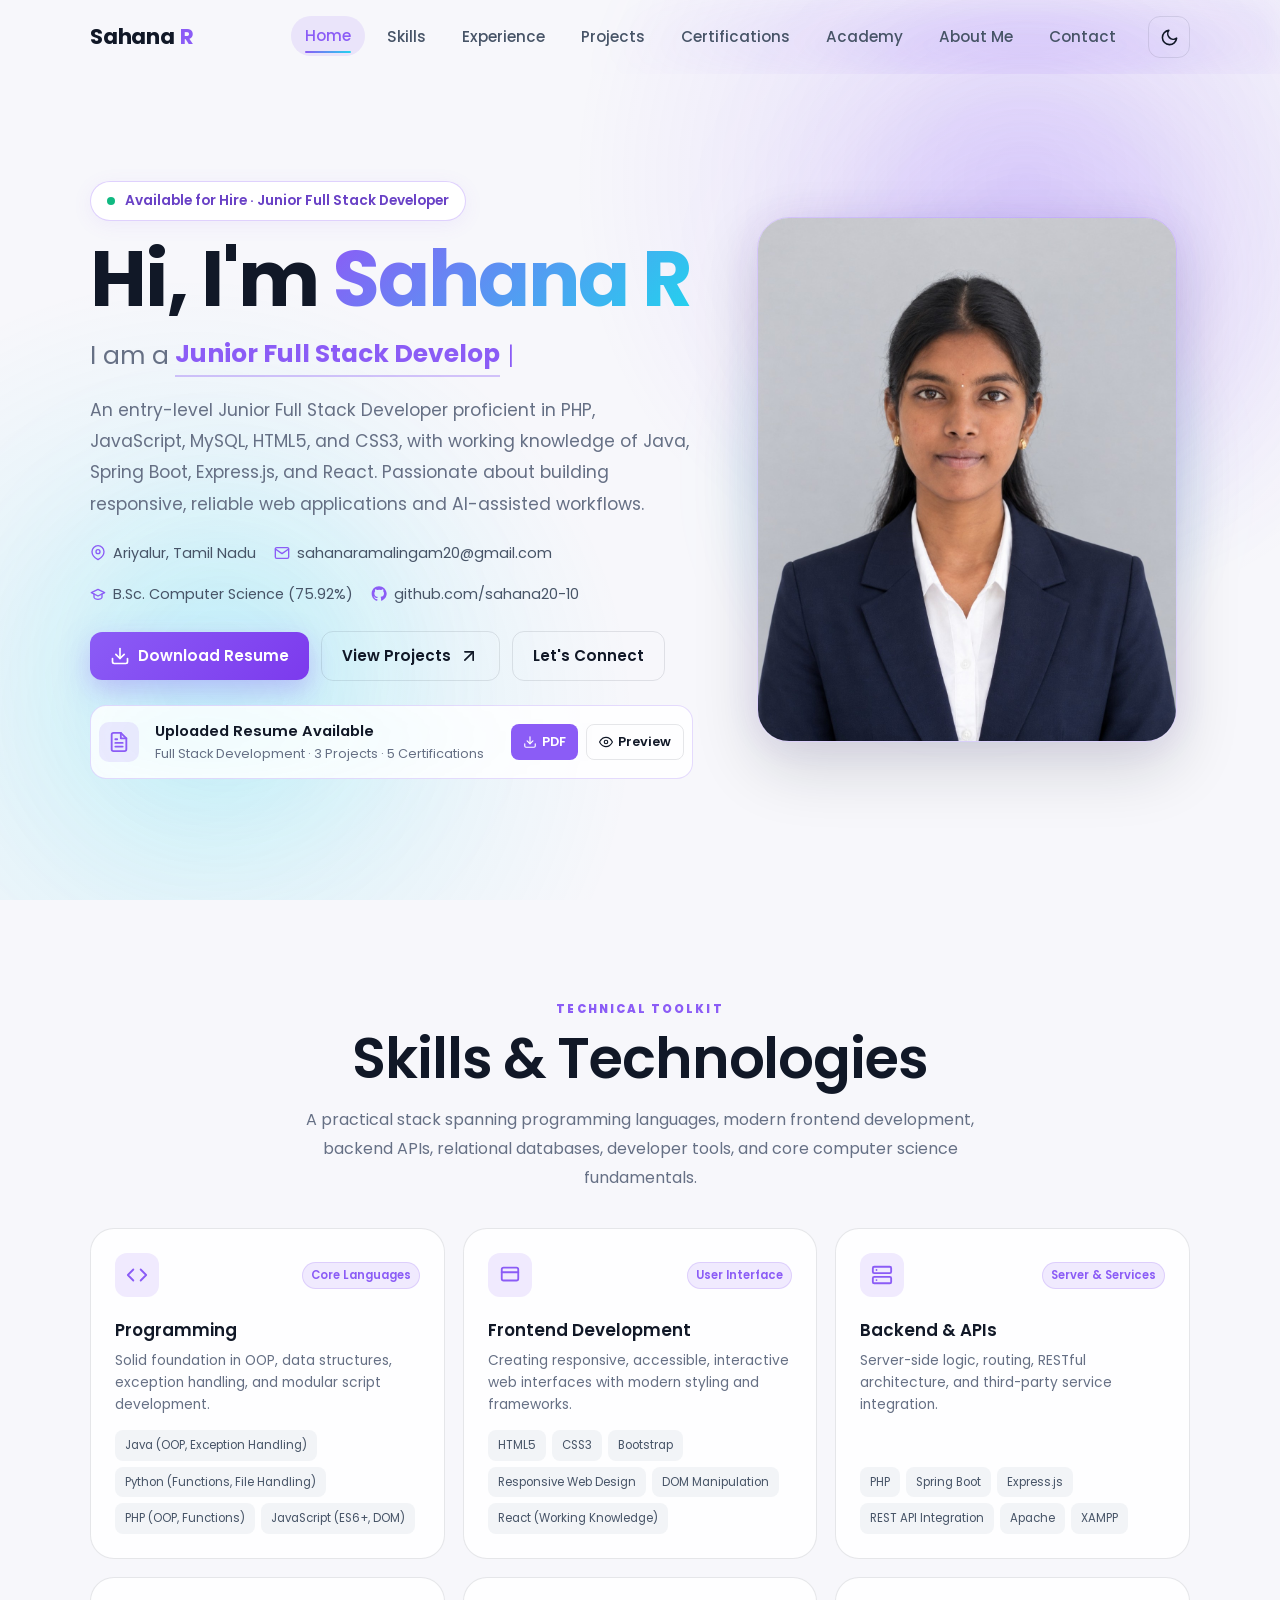
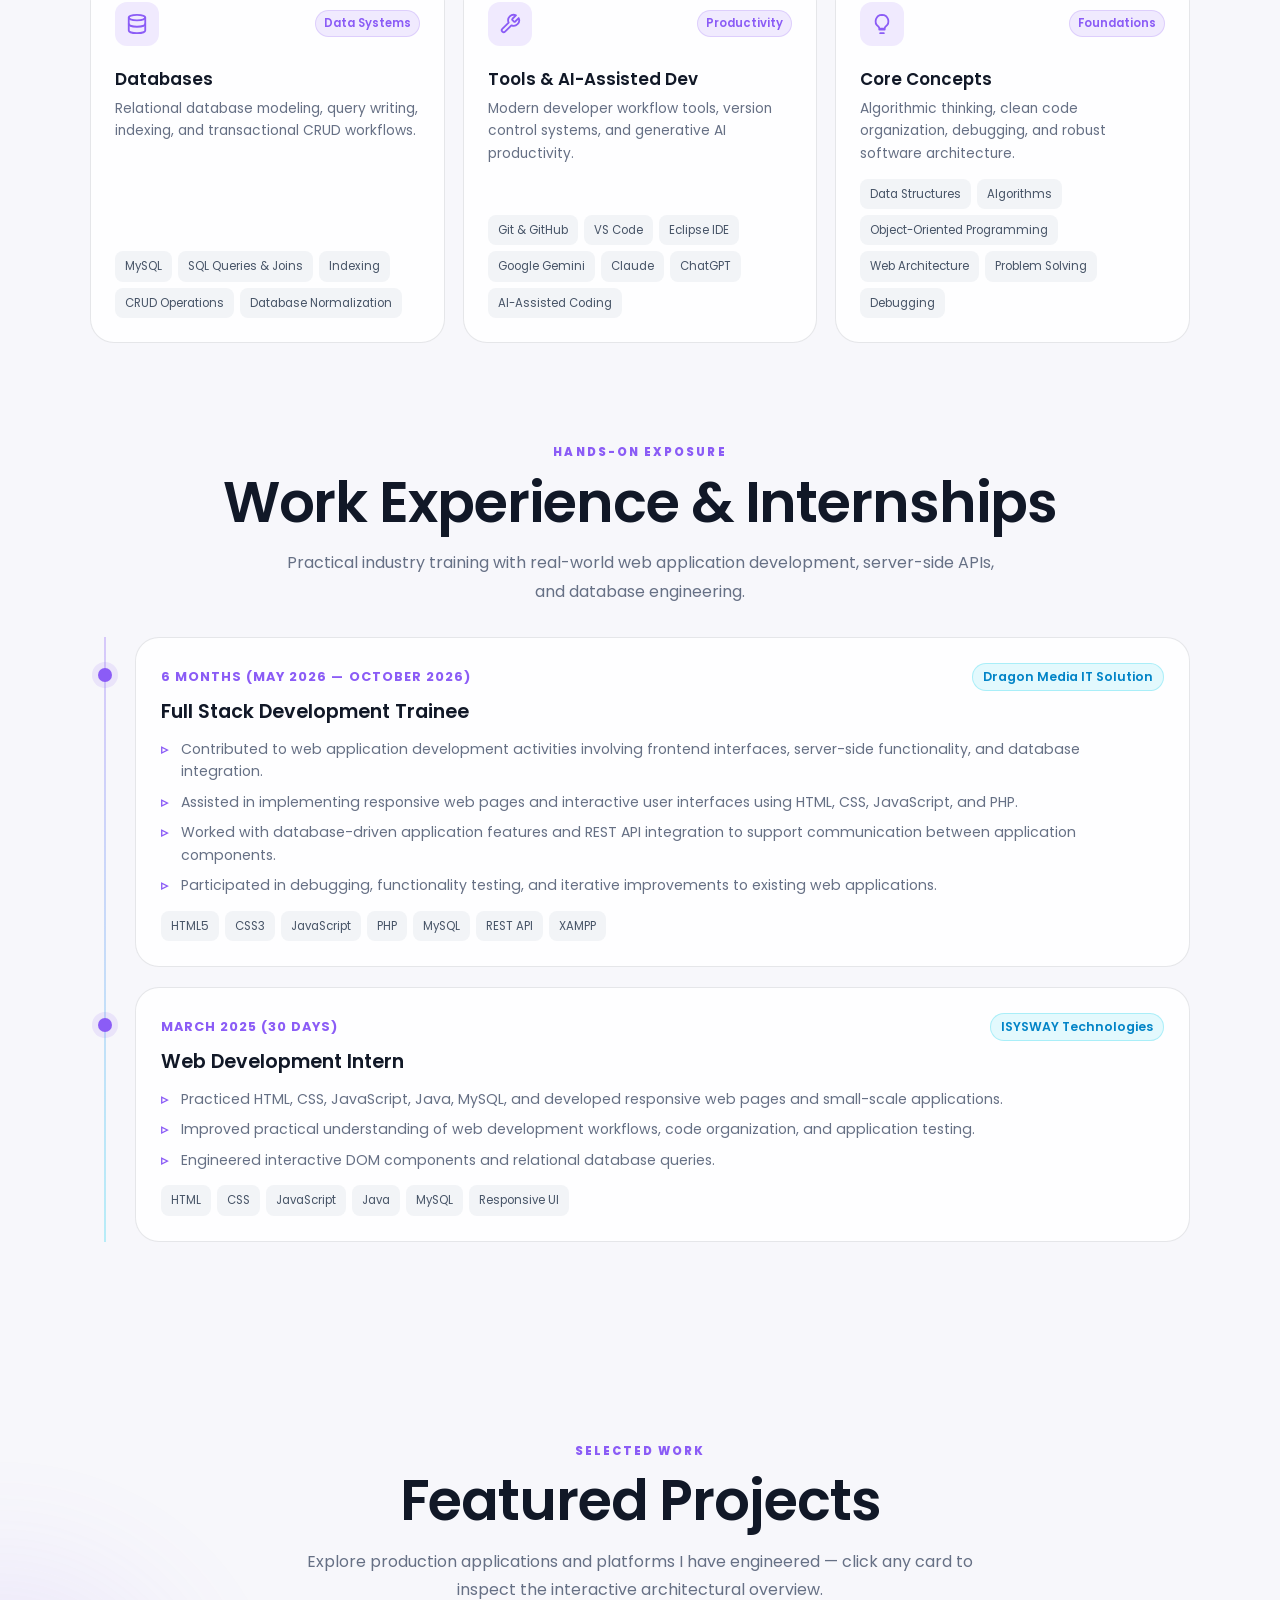
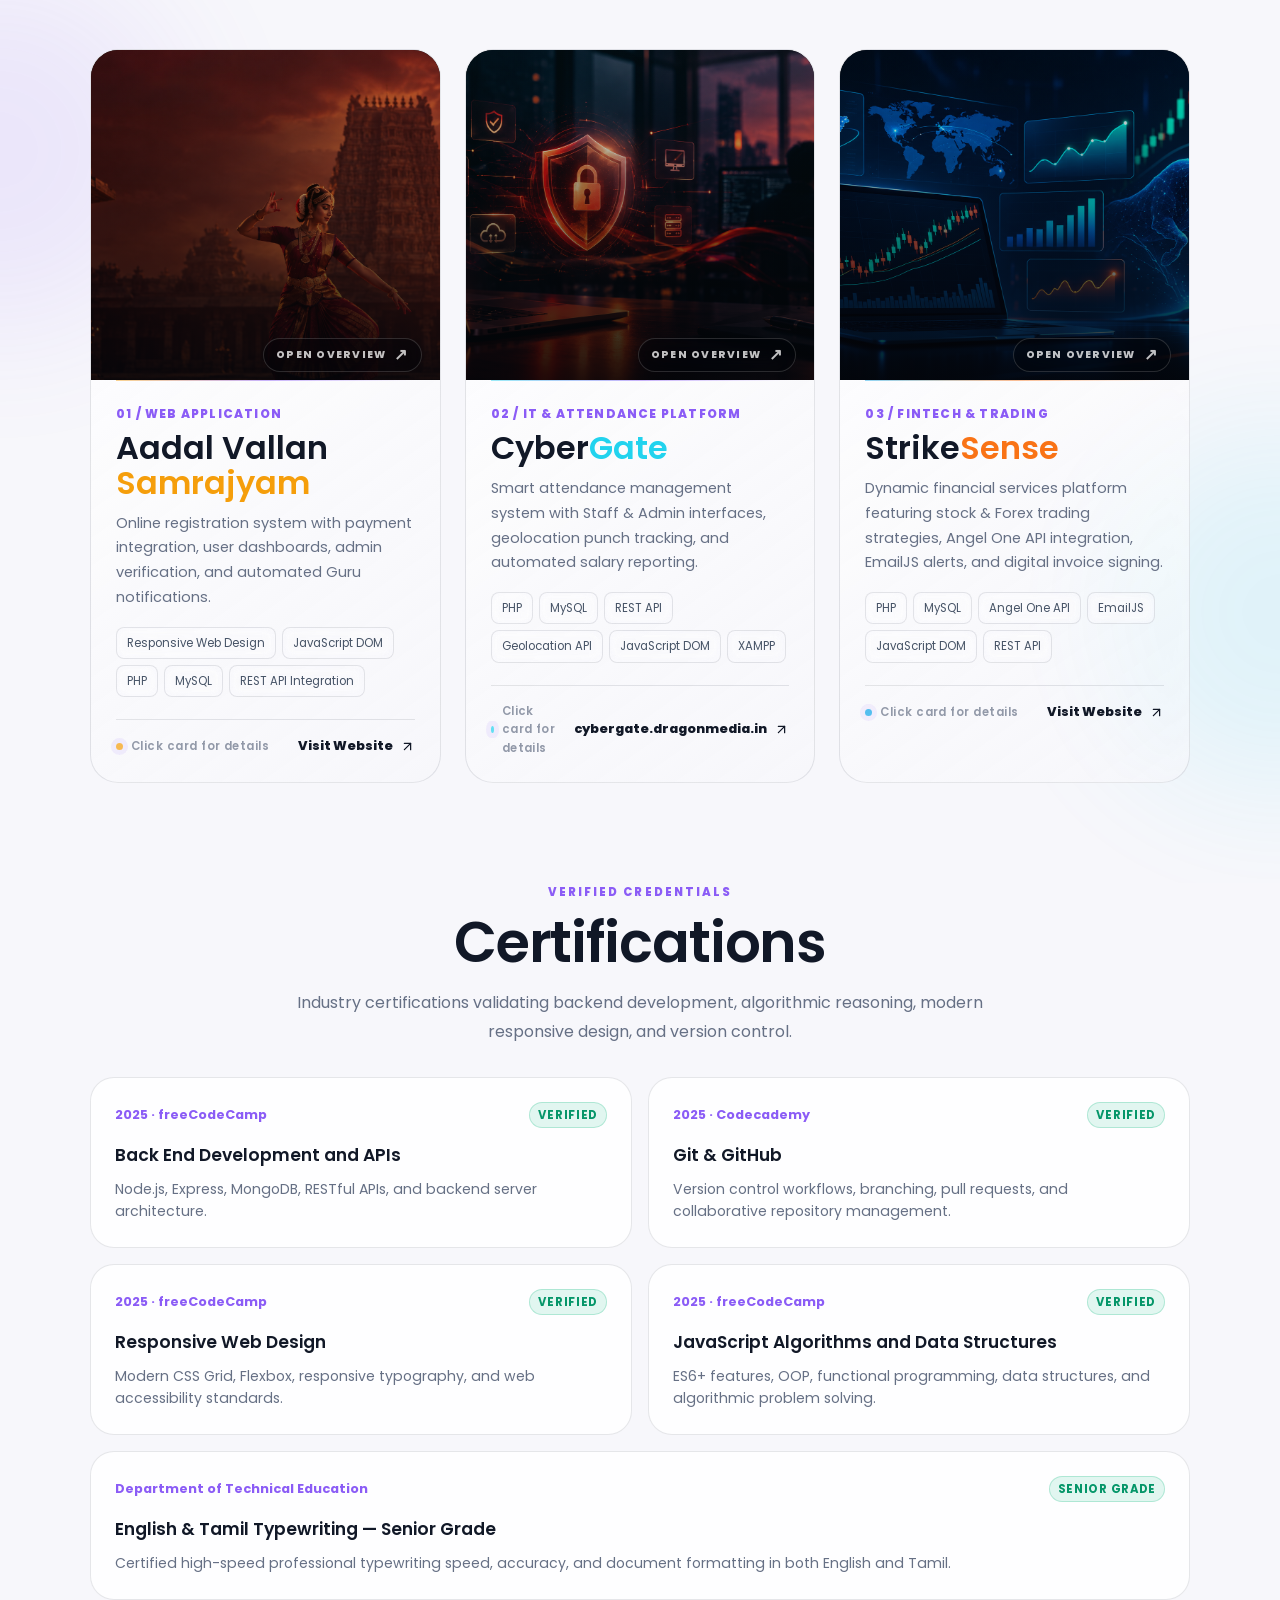
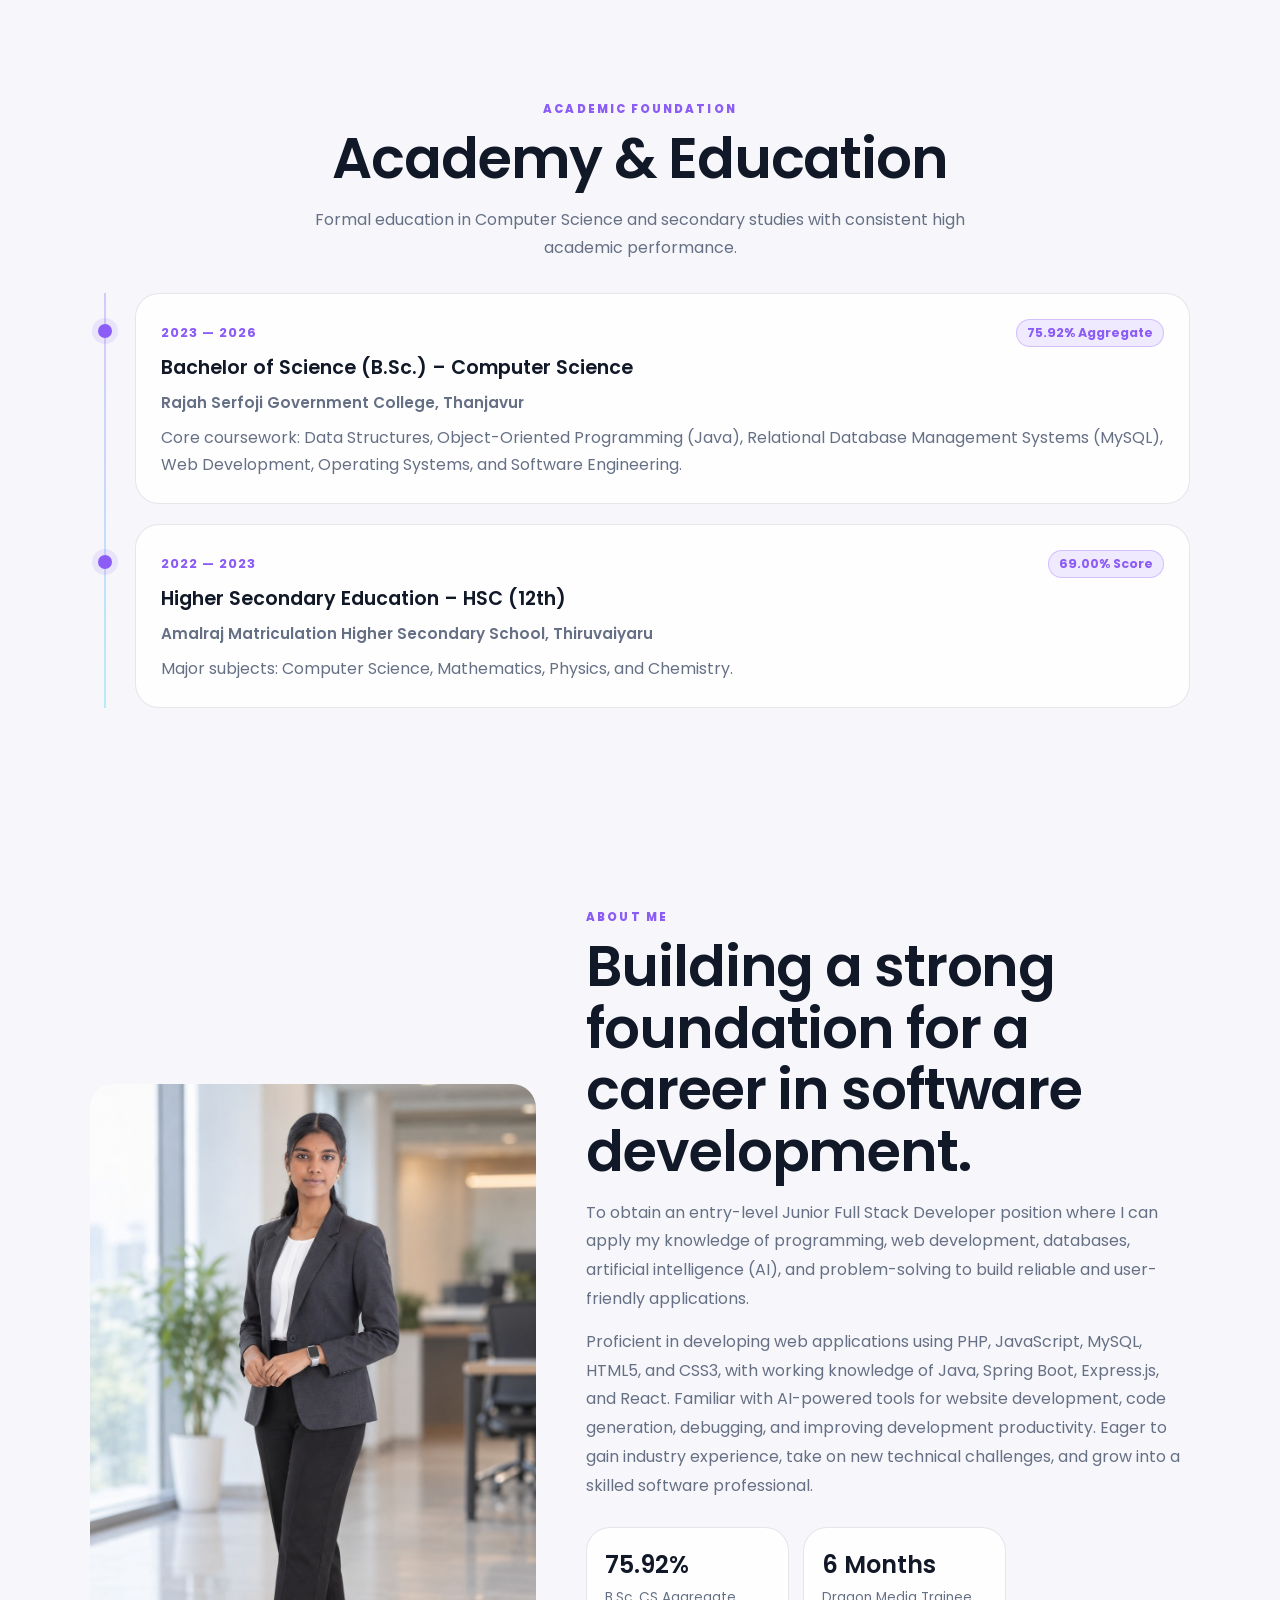
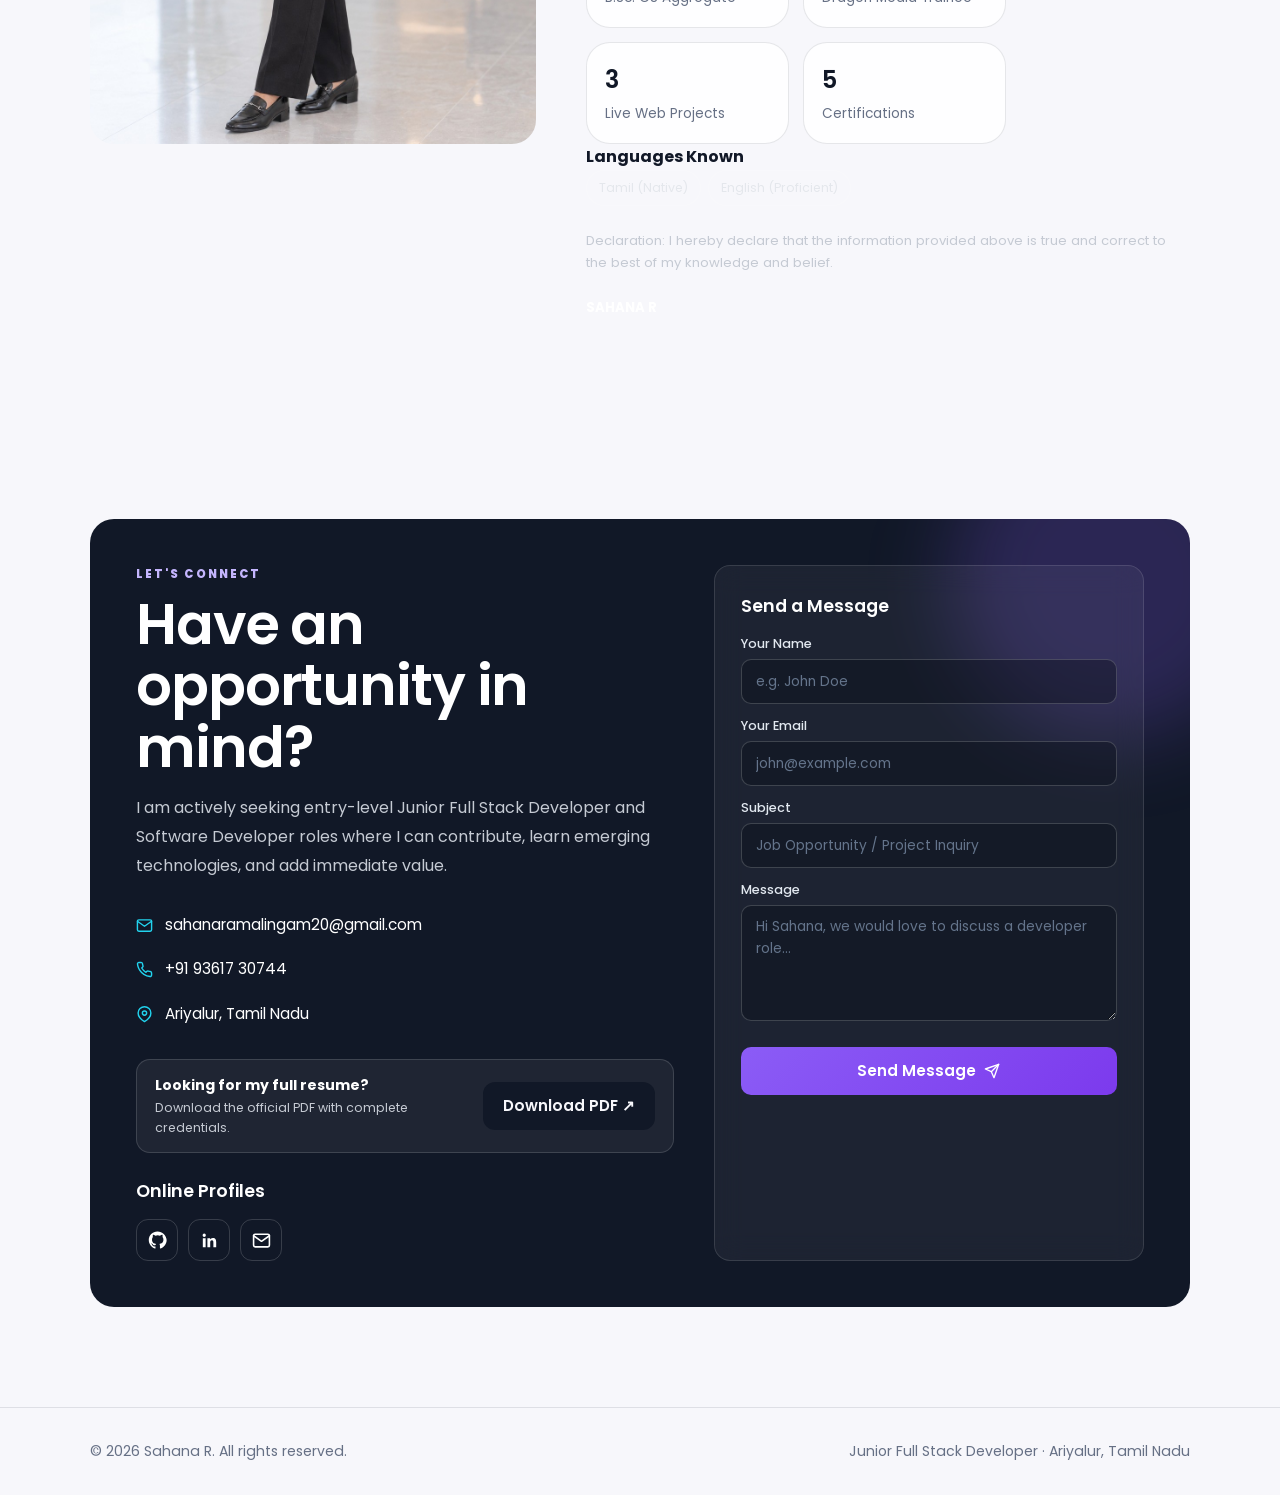
<file: index.html>
<!DOCTYPE html>
<html lang="en">

<head>
  <meta charset="UTF-8" />
  <meta name="viewport" content="width=device-width, initial-scale=1.0" />
  <title>Sahana R | Junior Full Stack Developer</title>
  <meta name="description"
    content="Sahana R — Junior Full Stack Developer and Software Developer from Ariyalur, Tamil Nadu. Explore skills, education, internships, certifications and projects." />
  <meta name="author" content="Sahana R" />
  <meta name="keywords"
    content="Sahana R, Full Stack Developer, Software Developer, Java, Python, JavaScript, PHP, MySQL, Portfolio" />
  <meta property="og:title" content="Sahana R | Junior Full Stack Developer" />
  <meta property="og:description"
    content="Professional portfolio of Sahana R — Junior Full Stack Developer / Software Developer." />
  <meta property="og:image" content="assets/images/sahana-profile.jpg" />
  <link rel="icon" href="assets/images/sahana-profile.jpg" type="image/jpeg" />
  <link rel="stylesheet" href="css/style.css" />
</head>

<body>
  <header id="header">
    <nav id="navbar" class="navbar">
      <div class="container">
        <a class="brand" href="#home">Sahana <span>R</span></a>

        <div class="nav-menu" id="navMenu">
          <ul class="nav-links">
            <li><a class="nav-link active" href="#home">Home</a></li>
            <li><a class="nav-link" href="#skills">Skills</a></li>
            <li><a class="nav-link" href="#experience">Experience</a></li>
            <li><a class="nav-link" href="#projects">Projects</a></li>
            <li><a class="nav-link" href="#certifications">Certifications</a></li>
            <li><a class="nav-link" href="#academy">Academy</a></li>
            <li><a class="nav-link" href="#about">About Me</a></li>
            <li><a class="nav-link" href="#contact">Contact</a></li>
          </ul>
          <button class="theme-btn" id="switchTheme" aria-label="Toggle theme">
            <svg class="icon-moon" xmlns="http://www.w3.org/2000/svg" viewBox="0 0 24 24" fill="none"
              stroke="currentColor" stroke-width="2" stroke-linecap="round" stroke-linejoin="round">
              <path d="M21 12.8A9 9 0 1 1 11.2 3a7 7 0 0 0 9.8 9.8z" />
            </svg>
            <svg class="icon-sun" xmlns="http://www.w3.org/2000/svg" viewBox="0 0 24 24" fill="none"
              stroke="currentColor" stroke-width="2" stroke-linecap="round" stroke-linejoin="round">
              <circle cx="12" cy="12" r="4" />
              <path
                d="M12 2v2M12 20v2M4.93 4.93l1.41 1.41M17.66 17.66l1.41 1.41M2 12h2M20 12h2M4.93 19.07l1.41-1.41M17.66 6.34l1.41-1.41" />
            </svg>
          </button>
        </div>

        <button class="nav-toggle" id="navToggle" aria-label="Toggle menu" aria-expanded="false">
          <svg xmlns="http://www.w3.org/2000/svg" viewBox="0 0 24 24" fill="none" stroke="currentColor" stroke-width="2"
            stroke-linecap="round" stroke-linejoin="round">
            <line x1="3" y1="6" x2="21" y2="6" />
            <line x1="3" y1="12" x2="21" y2="12" />
            <line x1="3" y1="18" x2="21" y2="18" />
          </svg>
        </button>
      </div>
    </nav>
  </header>

  <main>
    <!-- ========================================================
         1. HERO / MAIN PAGE
         Animations, Dynamic Typewriter Title, Transparent Image,
         Resume Download Container
         ======================================================== -->
    <section id="home" class="hero">
      <div class="hero-backdrop-glow hero-backdrop-glow-1" aria-hidden="true"></div>
      <div class="hero-backdrop-glow hero-backdrop-glow-2" aria-hidden="true"></div>

      <div class="container hero-container">
        <div class="hero-content" data-reveal>
          <div class="eyebrow">
            <span class="status-pulse-dot" aria-hidden="true"></span>
            <span>Available for Hire · Junior Full Stack Developer</span>
          </div>

          <h1 class="hero-title">
            Hi, I'm <span class="gradient-text">Sahana R</span>
          </h1>

          <div class="typewriter-badge">
            <span class="typewriter-prefix">I am a </span>
            <span id="typewriterText" class="typewriter-text">Junior Full Stack Developer</span>
            <span class="typewriter-cursor" aria-hidden="true">|</span>
          </div>

          <p class="lead">
            An entry-level Junior Full Stack Developer proficient in PHP, JavaScript, MySQL, HTML5, and CSS3, with
            working knowledge of Java, Spring Boot, Express.js, and React. Passionate about building responsive,
            reliable web applications and AI-assisted workflows.
          </p>

          <ul class="hero-meta">
            <li>
              <svg xmlns="http://www.w3.org/2000/svg" viewBox="0 0 24 24" fill="none" stroke="currentColor"
                stroke-width="2" stroke-linecap="round" stroke-linejoin="round">
                <path d="M21 10c0 7-9 12-9 12s-9-5-9-12a9 9 0 0 1 18 0z" />
                <circle cx="12" cy="10" r="3" />
              </svg>
              Ariyalur, Tamil Nadu
            </li>
            <li>
              <svg xmlns="http://www.w3.org/2000/svg" viewBox="0 0 24 24" fill="none" stroke="currentColor"
                stroke-width="2" stroke-linecap="round" stroke-linejoin="round">
                <rect x="2" y="4" width="20" height="16" rx="2" />
                <polyline points="2 6 12 13 22 6" />
              </svg>
              <a href="mailto:sahanaramalingam20@gmail.com">sahanaramalingam20@gmail.com</a>
            </li>
            <li>
              <svg xmlns="http://www.w3.org/2000/svg" viewBox="0 0 24 24" fill="none" stroke="currentColor"
                stroke-width="2" stroke-linecap="round" stroke-linejoin="round">
                <path d="M22 10L12 5 2 10l10 5 10-5z" />
                <path d="M6 12v5c0 1.5 3 3 6 3s6-1.5 6-3v-5" />
              </svg>
              B.Sc. Computer Science (75.92%)
            </li>
            <li>
              <svg xmlns="http://www.w3.org/2000/svg" viewBox="0 0 24 24" fill="currentColor">
                <path
                  d="M12 .5C5.73.5.98 5.24.98 11.5c0 4.98 3.23 9.2 7.7 10.7.56.1.77-.24.77-.54v-2.1c-3.13.68-3.79-1.5-3.79-1.5-.51-1.3-1.25-1.64-1.25-1.64-1.02-.7.08-.68.08-.68 1.13.08 1.72 1.16 1.72 1.16 1 1.72 2.63 1.22 3.27.93.1-.73.4-1.22.72-1.5-2.5-.29-5.13-1.25-5.13-5.57 0-1.23.44-2.24 1.16-3.03-.12-.29-.5-1.44.11-3 0 0 .95-.3 3.1 1.16a10.8 10.8 0 0 1 5.65 0c2.15-1.46 3.1-1.16 3.1-1.16.61 1.56.23 2.71.11 3 .72.79 1.16 1.8 1.16 3.03 0 4.33-2.64 5.28-5.15 5.56.41.35.77 1.04.77 2.1v3.11c0 .3.2.65.78.54 4.46-1.5 7.69-5.72 7.69-10.7C23.02 5.24 18.27.5 12 .5z" />
              </svg>
              <a href="https://github.com/sahana20-10" target="_blank" rel="noopener">github.com/sahana20-10</a>
            </li>
          </ul>

          <div class="hero-actions">
            <!-- Download uploaded resume option -->
            <a href="resume/resumesahana20.pdf" download="resumesahana20.pdf" class="btn btn-main btn-download"
              id="heroDownloadResume">
              <svg class="btn-icon icon-download" xmlns="http://www.w3.org/2000/svg" viewBox="0 0 24 24" fill="none"
                stroke="currentColor" stroke-width="2" stroke-linecap="round" stroke-linejoin="round">
                <path d="M21 15v4a2 2 0 0 1-2 2H5a2 2 0 0 1-2-2v-4" />
                <polyline points="7 10 12 15 17 10" />
                <line x1="12" y1="15" x2="12" y2="3" />
              </svg>
              <span>Download Resume</span>
            </a>
            <a href="#projects" class="btn btn-soft">
              <span>View Projects</span>
              <svg class="btn-icon" xmlns="http://www.w3.org/2000/svg" viewBox="0 0 24 24" fill="none"
                stroke="currentColor" stroke-width="2" stroke-linecap="round" stroke-linejoin="round">
                <line x1="7" y1="17" x2="17" y2="7" />
                <polyline points="7 7 17 7 17 17" />
              </svg>
            </a>
            <a href="#contact" class="btn btn-soft">Let's Connect</a>
          </div>

          <!-- RESUME CONTAINER BOX -->
          <div class="hero-resume-container glass" data-reveal>
            <div class="resume-badge-icon">
              <svg xmlns="http://www.w3.org/2000/svg" viewBox="0 0 24 24" fill="none" stroke="currentColor"
                stroke-width="2" stroke-linecap="round" stroke-linejoin="round">
                <path d="M14 2H6a2 2 0 0 0-2 2v16a2 2 0 0 0 2 2h12a2 2 0 0 0 2-2V8z" />
                <polyline points="14 2 14 8 20 8" />
                <line x1="16" y1="13" x2="8" y2="13" />
                <line x1="16" y1="17" x2="8" y2="17" />
                <polyline points="10 9 9 9 8 9" />
              </svg>
            </div>
            <div class="resume-container-text">
              <strong>Uploaded Resume Available</strong>
              <span>Full Stack Development · 3 Projects · 5 Certifications</span>
            </div>
            <div class="resume-container-actions">
              <a href="resume/resumesahana20.pdf" download="resumesahana20.pdf"
                class="btn-resume-action btn-resume-dl" title="Download Sahana's Resume PDF">
                <svg xmlns="http://www.w3.org/2000/svg" width="14" height="14" viewBox="0 0 24 24" fill="none"
                  stroke="currentColor" stroke-width="2" stroke-linecap="round" stroke-linejoin="round">
                  <path d="M21 15v4a2 2 0 0 1-2 2H5a2 2 0 0 1-2-2v-4" />
                  <polyline points="7 10 12 15 17 10" />
                  <line x1="12" y1="15" x2="12" y2="3" />
                </svg>
                PDF
              </a>
              <a href="resume/resumesahana20.pdf" target="_blank" class="btn-resume-action btn-resume-view"
                title="Preview Resume in new tab">
                <svg xmlns="http://www.w3.org/2000/svg" width="14" height="14" viewBox="0 0 24 24" fill="none"
                  stroke="currentColor" stroke-width="2" stroke-linecap="round" stroke-linejoin="round">
                  <path d="M1 12s4-8 11-8 11 8 11 8-4 8-11 8-11-8-11-8z" />
                  <circle cx="12" cy="12" r="3" />
                </svg>
                Preview
              </a>
            </div>
          </div>
        </div>

        <!-- HERO IMAGE — TRANSPARENT BACKGROUND -->
        <div class="hero-photo-wrap" data-reveal="zoom">
          <div class="hero-photo-glow" aria-hidden="true"></div>
          <div class="hero-photo-transparent-container">
            <img class="hero-transparent-img" src="assets/images/sahana-profile.jpg"
              alt="Sahana R - Junior Full Stack Developer" />
          </div>
        </div>
      </div>
    </section>

    <!-- ========================================================
         2. SECOND SECTION: SKILLS
         ======================================================== -->
    <section id="skills" class="section">
      <div class="container">
        <div class="text-center">
          <div class="section-kicker" data-reveal>Technical Toolkit</div>
          <h2 class="section-title" data-reveal>Skills &amp; Technologies</h2>
          <p class="muted muted-center" data-reveal>
            A practical stack spanning programming languages, modern frontend development, backend APIs, relational
            databases, developer tools, and core computer science fundamentals.
          </p>
        </div>

        <div class="skills-grid">
          <!-- Programming -->
          <div class="glass skill-card" data-reveal>
            <div class="skill-header">
              <div class="skill-icon">
                <svg xmlns="http://www.w3.org/2000/svg" viewBox="0 0 24 24" fill="none" stroke="currentColor"
                  stroke-width="2" stroke-linecap="round" stroke-linejoin="round">
                  <polyline points="16 18 22 12 16 6" />
                  <polyline points="8 6 2 12 8 18" />
                </svg>
              </div>
              <span class="skill-category-badge">Core Languages</span>
            </div>
            <h3>Programming</h3>
            <p>Solid foundation in OOP, data structures, exception handling, and modular script development.</p>
            <div class="skill-tags">
              <span class="tag">Java (OOP, Exception Handling)</span>
              <span class="tag">Python (Functions, File Handling)</span>
              <span class="tag">PHP (OOP, Functions)</span>
              <span class="tag">JavaScript (ES6+, DOM)</span>
            </div>
          </div>

          <!-- Frontend -->
          <div class="glass skill-card" data-reveal>
            <div class="skill-header">
              <div class="skill-icon">
                <svg xmlns="http://www.w3.org/2000/svg" viewBox="0 0 24 24" fill="none" stroke="currentColor"
                  stroke-width="2" stroke-linecap="round" stroke-linejoin="round">
                  <rect x="3" y="4" width="18" height="14" rx="2" />
                  <line x1="3" y1="9" x2="21" y2="9" />
                </svg>
              </div>
              <span class="skill-category-badge">User Interface</span>
            </div>
            <h3>Frontend Development</h3>
            <p>Creating responsive, accessible, interactive web interfaces with modern styling and frameworks.</p>
            <div class="skill-tags">
              <span class="tag">HTML5</span>
              <span class="tag">CSS3</span>
              <span class="tag">Bootstrap</span>
              <span class="tag">Responsive Web Design</span>
              <span class="tag">DOM Manipulation</span>
              <span class="tag">React (Working Knowledge)</span>
            </div>
          </div>

          <!-- Backend & APIs -->
          <div class="glass skill-card" data-reveal>
            <div class="skill-header">
              <div class="skill-icon">
                <svg xmlns="http://www.w3.org/2000/svg" viewBox="0 0 24 24" fill="none" stroke="currentColor"
                  stroke-width="2" stroke-linecap="round" stroke-linejoin="round">
                  <rect x="2" y="3" width="20" height="7" rx="1.5" />
                  <rect x="2" y="14" width="20" height="7" rx="1.5" />
                  <line x1="6" y1="6.5" x2="6.01" y2="6.5" />
                  <line x1="6" y1="17.5" x2="6.01" y2="17.5" />
                </svg>
              </div>
              <span class="skill-category-badge">Server &amp; Services</span>
            </div>
            <h3>Backend &amp; APIs</h3>
            <p>Server-side logic, routing, RESTful architecture, and third-party service integration.</p>
            <div class="skill-tags">
              <span class="tag">PHP</span>
              <span class="tag">Spring Boot</span>
              <span class="tag">Express.js</span>
              <span class="tag">REST API Integration</span>
              <span class="tag">Apache</span>
              <span class="tag">XAMPP</span>
            </div>
          </div>

          <!-- Database -->
          <div class="glass skill-card" data-reveal>
            <div class="skill-header">
              <div class="skill-icon">
                <svg xmlns="http://www.w3.org/2000/svg" viewBox="0 0 24 24" fill="none" stroke="currentColor"
                  stroke-width="2" stroke-linecap="round" stroke-linejoin="round">
                  <ellipse cx="12" cy="5" rx="9" ry="3" />
                  <path d="M21 12c0 1.66-4 3-9 3s-9-1.34-9-3" />
                  <path d="M3 5v14c0 1.66 4 3 9 3s9-1.34 9-3V5" />
                </svg>
              </div>
              <span class="skill-category-badge">Data Systems</span>
            </div>
            <h3>Databases</h3>
            <p>Relational database modeling, query writing, indexing, and transactional CRUD workflows.</p>
            <div class="skill-tags">
              <span class="tag">MySQL</span>
              <span class="tag">SQL Queries &amp; Joins</span>
              <span class="tag">Indexing</span>
              <span class="tag">CRUD Operations</span>
              <span class="tag">Database Normalization</span>
            </div>
          </div>

          <!-- Tools & Tech -->
          <div class="glass skill-card" data-reveal>
            <div class="skill-header">
              <div class="skill-icon">
                <svg xmlns="http://www.w3.org/2000/svg" viewBox="0 0 24 24" fill="none" stroke="currentColor"
                  stroke-width="2" stroke-linecap="round" stroke-linejoin="round">
                  <path
                    d="M14.7 6.3a1 1 0 0 0 0 1.4l1.6 1.6a1 1 0 0 0 1.4 0l3.77-3.77a6 6 0 0 1-7.94 7.94l-6.91 6.91a2.12 2.12 0 0 1-3-3l6.91-6.91a6 6 0 0 1 7.94-7.94l-3.76 3.76z" />
                </svg>
              </div>
              <span class="skill-category-badge">Productivity</span>
            </div>
            <h3>Tools &amp; AI-Assisted Dev</h3>
            <p>Modern developer workflow tools, version control systems, and generative AI productivity.</p>
            <div class="skill-tags">
              <span class="tag">Git &amp; GitHub</span>
              <span class="tag">VS Code</span>
              <span class="tag">Eclipse IDE</span>
              <span class="tag">Google Gemini</span>
              <span class="tag">Claude</span>
              <span class="tag">ChatGPT</span>
              <span class="tag">AI-Assisted Coding</span>
            </div>
          </div>

          <!-- Core Concepts -->
          <div class="glass skill-card" data-reveal>
            <div class="skill-header">
              <div class="skill-icon">
                <svg xmlns="http://www.w3.org/2000/svg" viewBox="0 0 24 24" fill="none" stroke="currentColor"
                  stroke-width="2" stroke-linecap="round" stroke-linejoin="round">
                  <path
                    d="M9 18h6M10 22h4M12 2a7 7 0 0 0-4 12.7c.6.5 1 1.2 1 2.3h6c0-1.1.4-1.8 1-2.3A7 7 0 0 0 12 2z" />
                </svg>
              </div>
              <span class="skill-category-badge">Foundations</span>
            </div>
            <h3>Core Concepts</h3>
            <p>Algorithmic thinking, clean code organization, debugging, and robust software architecture.</p>
            <div class="skill-tags">
              <span class="tag">Data Structures</span>
              <span class="tag">Algorithms</span>
              <span class="tag">Object-Oriented Programming</span>
              <span class="tag">Web Architecture</span>
              <span class="tag">Problem Solving</span>
              <span class="tag">Debugging</span>
            </div>
          </div>
        </div>
      </div>
    </section>

    <!-- ========================================================
         3. THIRD SECTION: EXPERIENCE
         ======================================================== -->
    <section id="experience" class="section pt-0">
      <div class="container">
        <div class="text-center">
          <div class="section-kicker" data-reveal>Hands-on Exposure</div>
          <h2 class="section-title" data-reveal>Work Experience &amp; Internships</h2>
          <p class="muted muted-center" data-reveal>
            Practical industry training with real-world web application development, server-side APIs, and database
            engineering.
          </p>
        </div>

        <div class="timeline">
          <!-- Dragon Media -->
          <div class="glass timeline-card" data-reveal>
            <div class="timeline-badge-row">
              <span class="date">6 Months (May 2026 — October 2026)</span>
              <span class="company-badge">Dragon Media IT Solution</span>
            </div>
            <h3>Full Stack Development Trainee</h3>
            <ul class="experience-bullets">
              <li>Contributed to web application development activities involving frontend interfaces, server-side
                functionality, and database integration.</li>
              <li>Assisted in implementing responsive web pages and interactive user interfaces using HTML, CSS,
                JavaScript, and PHP.</li>
              <li>Worked with database-driven application features and REST API integration to support communication
                between application components.</li>
              <li>Participated in debugging, functionality testing, and iterative improvements to existing web
                applications.</li>
            </ul>
            <div class="tag-list" style="margin-top:14px;">
              <span class="tag">HTML5</span>
              <span class="tag">CSS3</span>
              <span class="tag">JavaScript</span>
              <span class="tag">PHP</span>
              <span class="tag">MySQL</span>
              <span class="tag">REST API</span>
              <span class="tag">XAMPP</span>
            </div>
          </div>

          <!-- ISYSWAY -->
          <div class="glass timeline-card" data-reveal>
            <div class="timeline-badge-row">
              <span class="date">March 2025 (30 Days)</span>
              <span class="company-badge">ISYSWAY Technologies</span>
            </div>
            <h3>Web Development Intern</h3>
            <ul class="experience-bullets">
              <li>Practiced HTML, CSS, JavaScript, Java, MySQL, and developed responsive web pages and small-scale
                applications.</li>
              <li>Improved practical understanding of web development workflows, code organization, and application
                testing.</li>
              <li>Engineered interactive DOM components and relational database queries.</li>
            </ul>
            <div class="tag-list" style="margin-top:14px;">
              <span class="tag">HTML</span>
              <span class="tag">CSS</span>
              <span class="tag">JavaScript</span>
              <span class="tag">Java</span>
              <span class="tag">MySQL</span>
              <span class="tag">Responsive UI</span>
            </div>
          </div>
        </div>
      </div>
    </section>

    <!-- ========================================================
         4. FOURTH SECTION: PROJECTS
         ======================================================== -->
    <section id="projects" class="section project-showcase-section">
      <div class="container">
        <div class="project-showcase-heading text-center">
          <div class="section-kicker" data-reveal>Selected Work</div>
          <h2 class="section-title" data-reveal>Featured Projects</h2>
          <p class="muted muted-center" data-reveal>
            Explore production applications and platforms I have engineered — click any card to inspect the interactive
            architectural overview.
          </p>
        </div>

        <div class="projects-grid project-showcase-grid">
          <!-- 01 Aadal Vallam -->
          <article class="glass project-card project-card--aadal" data-reveal role="button" tabindex="0"
            aria-haspopup="dialog" data-project="1">
            <div class="project-card-image">
              <img src="assets/images/projects/aadal-vallan-bharatanatyam-temple.png"
                alt="Aadal Vallan Samrajyam project preview">
              <div class="project-image-overlay"></div>
              <span class="project-open-badge">OPEN OVERVIEW <span>↗</span></span>
            </div>
            <div class="project-card-content">
              <div class="project-number">01 / WEB APPLICATION</div>
              <h3>Aadal Vallan <span>Samrajyam</span></h3>
              <p class="desc">Online registration system with payment integration, user dashboards, admin verification,
                and automated Guru notifications.</p>
              <div class="tag-list">
                <span class="tag">Responsive Web Design</span>
                <span class="tag">JavaScript DOM</span>
                <span class="tag">PHP</span>
                <span class="tag">MySQL</span>
                <span class="tag">REST API Integration</span>
              </div>
              <div class="project-card-bottom">
                <span class="project-details-hint"><i></i> Click card for details</span>
                <a href="https://aadalvallansamrajyam.in" target="_blank" rel="noopener noreferrer"
                  onclick="event.stopPropagation()">
                  Visit Website
                  <svg xmlns="http://www.w3.org/2000/svg" viewBox="0 0 24 24" fill="none" stroke="currentColor"
                    stroke-width="2" stroke-linecap="round" stroke-linejoin="round">
                    <line x1="7" y1="17" x2="17" y2="7" />
                    <polyline points="7 7 17 7 17 17" />
                  </svg>
                </a>
              </div>
            </div>
          </article>

          <!-- 02 CyberGate -->
          <article class="glass project-card project-card--cyber" data-reveal role="button" tabindex="0"
            aria-haspopup="dialog" data-project="2">
            <div class="project-card-image">
              <img src="assets/images/projects/cyber gate.png" alt="CyberGate project preview">
              <div class="project-image-overlay"></div>
              <span class="project-open-badge">OPEN OVERVIEW <span>↗</span></span>
            </div>
            <div class="project-card-content">
              <div class="project-number">02 / IT &amp; ATTENDANCE PLATFORM</div>
              <h3>Cyber<span>Gate</span></h3>
              <p class="desc">Smart attendance management system with Staff &amp; Admin interfaces, geolocation punch
                tracking, and automated salary reporting.</p>
              <div class="tag-list">
                <span class="tag">PHP</span>
                <span class="tag">MySQL</span>
                <span class="tag">REST API</span>
                <span class="tag">Geolocation API</span>
                <span class="tag">JavaScript DOM</span>
                <span class="tag">XAMPP</span>
              </div>
              <div class="project-card-bottom">
                <span class="project-details-hint"><i></i> Click card for details</span>
                <a href="https://cybergate.dragonmedia.in" target="_blank" rel="noopener noreferrer"
                  onclick="event.stopPropagation()">
                  cybergate.dragonmedia.in
                  <svg xmlns="http://www.w3.org/2000/svg" viewBox="0 0 24 24" fill="none" stroke="currentColor"
                    stroke-width="2" stroke-linecap="round" stroke-linejoin="round">
                    <line x1="7" y1="17" x2="17" y2="7" />
                    <polyline points="7 7 17 7 17 17" />
                  </svg>
                </a>
              </div>
            </div>
          </article>

          <!-- 03 StrikeSense -->
          <article class="glass project-card project-card--strike" data-reveal role="button" tabindex="0"
            aria-haspopup="dialog" data-project="3">
            <div class="project-card-image">
              <img src="assets/images/projects/strikesense-trading.png" alt="StrikeSense algorithmic trading preview">
              <div class="project-image-overlay"></div>
              <span class="project-open-badge">OPEN OVERVIEW <span>↗</span></span>
            </div>
            <div class="project-card-content">
              <div class="project-number">03 / FINTECH &amp; TRADING</div>
              <h3>Strike<span>Sense</span></h3>
              <p class="desc">Dynamic financial services platform featuring stock &amp; Forex trading strategies, Angel
                One API integration, EmailJS alerts, and digital invoice signing.</p>
              <div class="tag-list">
                <span class="tag">PHP</span>
                <span class="tag">MySQL</span>
                <span class="tag">Angel One API</span>
                <span class="tag">EmailJS</span>
                <span class="tag">JavaScript DOM</span>
                <span class="tag">REST API</span>
              </div>
              <div class="project-card-bottom">
                <span class="project-details-hint"><i></i> Click card for details</span>
                <a href="https://www.strikesense.in/" target="_blank" rel="noopener noreferrer"
                  onclick="event.stopPropagation()">
                  Visit Website
                  <svg xmlns="http://www.w3.org/2000/svg" viewBox="0 0 24 24" fill="none" stroke="currentColor"
                    stroke-width="2" stroke-linecap="round" stroke-linejoin="round">
                    <line x1="7" y1="17" x2="17" y2="7" />
                    <polyline points="7 7 17 7 17 17" />
                  </svg>
                </a>
              </div>
            </div>
          </article>
        </div>
      </div>
    </section>

    <!-- ========================================================
         5. FIFTH SECTION: CERTIFICATIONS
         ======================================================== -->
    <section id="certifications" class="section pt-0">
      <div class="container">
        <div class="text-center">
          <div class="section-kicker" data-reveal>Verified Credentials</div>
          <h2 class="section-title" data-reveal>Certifications</h2>
          <p class="muted muted-center" data-reveal>
            Industry certifications validating backend development, algorithmic reasoning, modern responsive design, and
            version control.
          </p>
        </div>

        <div class="certs-grid">
          <div class="glass cert-card" data-reveal>
            <div class="cert-header">
              <span class="year">2025 · freeCodeCamp</span>
              <span class="cert-status-badge">Verified</span>
            </div>
            <h3>Back End Development and APIs</h3>
            <p>Node.js, Express, MongoDB, RESTful APIs, and backend server architecture.</p>
          </div>

          <div class="glass cert-card" data-reveal>
            <div class="cert-header">
              <span class="year">2025 · Codecademy</span>
              <span class="cert-status-badge">Verified</span>
            </div>
            <h3>Git &amp; GitHub</h3>
            <p>Version control workflows, branching, pull requests, and collaborative repository management.</p>
          </div>

          <div class="glass cert-card" data-reveal>
            <div class="cert-header">
              <span class="year">2025 · freeCodeCamp</span>
              <span class="cert-status-badge">Verified</span>
            </div>
            <h3>Responsive Web Design</h3>
            <p>Modern CSS Grid, Flexbox, responsive typography, and web accessibility standards.</p>
          </div>

          <div class="glass cert-card" data-reveal>
            <div class="cert-header">
              <span class="year">2025 · freeCodeCamp</span>
              <span class="cert-status-badge">Verified</span>
            </div>
            <h3>JavaScript Algorithms and Data Structures</h3>
            <p>ES6+ features, OOP, functional programming, data structures, and algorithmic problem solving.</p>
          </div>

          <div class="glass cert-card cert-card-wide" data-reveal>
            <div class="cert-header">
              <span class="year">Department of Technical Education</span>
              <span class="cert-status-badge">Senior Grade</span>
            </div>
            <h3>English &amp; Tamil Typewriting — Senior Grade</h3>
            <p>Certified high-speed professional typewriting speed, accuracy, and document formatting in both English
              and Tamil.</p>
          </div>
        </div>
      </div>
    </section>

    <!-- ========================================================
         6. SIXTH SECTION: ACADEMY / EDUCATION
         ======================================================== -->
    <section id="academy" class="section pt-0">
      <div class="container">
        <div class="text-center">
          <div class="section-kicker" data-reveal>Academic Foundation</div>
          <h2 class="section-title" data-reveal>Academy &amp; Education</h2>
          <p class="muted muted-center" data-reveal>
            Formal education in Computer Science and secondary studies with consistent high academic performance.
          </p>
        </div>

        <div class="timeline">
          <div class="glass timeline-card" data-reveal>
            <div class="timeline-badge-row">
              <span class="date">2023 — 2026</span>
              <span class="score-pill">75.92% Aggregate</span>
            </div>
            <h3>Bachelor of Science (B.Sc.) – Computer Science</h3>
            <p class="academy-institution">Rajah Serfoji Government College, Thanjavur</p>
            <p class="muted" style="margin-top:8px;">
              Core coursework: Data Structures, Object-Oriented Programming (Java), Relational Database Management
              Systems (MySQL), Web Development, Operating Systems, and Software Engineering.
            </p>
          </div>

          <div class="glass timeline-card" data-reveal>
            <div class="timeline-badge-row">
              <span class="date">2022 — 2023</span>
              <span class="score-pill">69.00% Score</span>
            </div>
            <h3>Higher Secondary Education – HSC (12th)</h3>
            <p class="academy-institution">Amalraj Matriculation Higher Secondary School, Thiruvaiyaru</p>
            <p class="muted" style="margin-top:8px;">
              Major subjects: Computer Science, Mathematics, Physics, and Chemistry.
            </p>
          </div>
        </div>
      </div>
    </section>

    <!-- ========================================================
         7. SEVENTH SECTION: ABOUT ME
         ======================================================== -->
    <section id="about" class="section">
      <div class="container about-grid">
        <div class="about-photo-wrapper" data-reveal>
          <img class="about-photo" src="assets/images/sahana-professional.jpg"
            alt="Sahana R in a professional setting" />
        </div>

        <div data-reveal>
          <div class="section-kicker">About Me</div>
          <h2 class="section-title">Building a strong foundation for a career in software development.</h2>
          <p class="muted">
            To obtain an entry-level Junior Full Stack Developer position where I can apply my knowledge of programming,
            web development, databases, artificial intelligence (AI), and problem-solving to build reliable and
            user-friendly applications.
          </p>
          <p class="muted" style="margin-top:14px">
            Proficient in developing web applications using PHP, JavaScript, MySQL, HTML5, and CSS3, with working
            knowledge of Java, Spring Boot, Express.js, and React. Familiar with AI-powered tools for website
            development, code generation, debugging, and improving development productivity. Eager to gain industry
            experience, take on new technical challenges, and grow into a skilled software professional.
          </p>

          <div class="about-stats">
            <div class="glass stat">
              <strong>75.92%</strong>
              <span>B.Sc. CS Aggregate</span>
            </div>
            <div class="glass stat">
              <strong>6 Months</strong>
              <span>Dragon Media Trainee</span>
            </div>
            <div class="glass stat">
              <strong>3</strong>
              <span>Live Web Projects</span>
            </div>
            <div class="glass stat">
              <strong>5</strong>
              <span>Certifications</span>
            </div>
          </div>

          <div class="about-languages">
            <h4>Languages Known</h4>
            <div class="language-pill">
              <span>Tamil (Native)</span>
              <span>English (Proficient)</span>
            </div>
          </div>

          <div class="declaration">
            Declaration: I hereby declare that the information provided above is true and correct to the best of my
            knowledge and belief.<br /><br />
            <strong>SAHANA R</strong>
          </div>
        </div>
      </div>
    </section>

    <!-- ========================================================
         8. EIGHTH SECTION: CONTACT (AT LAST)
         ======================================================== -->
    <section id="contact" class="section">
      <div class="container">
        <div class="contact-box" data-reveal="zoom">
          <div class="contact-grid">
            <!-- Left Info -->
            <div>
              <div class="section-kicker">Let's Connect</div>
              <h2 class="section-title">Have an opportunity in mind?</h2>
              <p class="muted">
                I am actively seeking entry-level Junior Full Stack Developer and Software Developer roles where I can
                contribute, learn emerging technologies, and add immediate value.
              </p>

              <div class="contact-links">
                <a class="contact-link" href="mailto:sahanaramalingam20@gmail.com">
                  <svg xmlns="http://www.w3.org/2000/svg" viewBox="0 0 24 24" fill="none" stroke="currentColor"
                    stroke-width="2" stroke-linecap="round" stroke-linejoin="round">
                    <rect x="2" y="4" width="20" height="16" rx="2" />
                    <polyline points="2 6 12 13 22 6" />
                  </svg>
                  sahanaramalingam20@gmail.com
                </a>
                <a class="contact-link" href="tel:+919361730744">
                  <svg xmlns="http://www.w3.org/2000/svg" viewBox="0 0 24 24" fill="none" stroke="currentColor"
                    stroke-width="2" stroke-linecap="round" stroke-linejoin="round">
                    <path
                      d="M22 16.92v3a2 2 0 0 1-2.18 2 19.79 19.79 0 0 1-8.63-3.07 19.5 19.5 0 0 1-6-6 19.79 19.79 0 0 1-3.07-8.67A2 2 0 0 1 4.11 2h3a2 2 0 0 1 2 1.72c.13.96.36 1.9.68 2.81a2 2 0 0 1-.45 2.11L8.09 9.91a16 16 0 0 0 6 6l1.27-1.27a2 2 0 0 1 2.11-.45c.9.32 1.85.55 2.81.68A2 2 0 0 1 22 16.92z" />
                  </svg>
                  +91 93617 30744
                </a>
                <span class="contact-link">
                  <svg xmlns="http://www.w3.org/2000/svg" viewBox="0 0 24 24" fill="none" stroke="currentColor"
                    stroke-width="2" stroke-linecap="round" stroke-linejoin="round">
                    <path d="M21 10c0 7-9 12-9 12s-9-5-9-12a9 9 0 0 1 18 0z" />
                    <circle cx="12" cy="10" r="3" />
                  </svg>
                  Ariyalur, Tamil Nadu
                </span>
              </div>

              <!-- Contact Resume Box -->
              <div class="contact-resume-pill">
                <div class="resume-pill-text">
                  <strong>Looking for my full resume?</strong>
                  <p>Download the official PDF with complete credentials.</p>
                </div>
                <a href="resume/resumesahana20.pdf" download="resumesahana20.pdf" class="btn btn-sm btn-main">
                  Download PDF ↗
                </a>
              </div>

              <div style="margin-top:24px">
                <h4>Online Profiles</h4>
                <div class="social">
                  <a href="https://github.com/sahana20-10" target="_blank" rel="noopener" aria-label="GitHub">
                    <svg xmlns="http://www.w3.org/2000/svg" viewBox="0 0 24 24" fill="currentColor">
                      <path
                        d="M12 .5C5.73.5.98 5.24.98 11.5c0 4.98 3.23 9.2 7.7 10.7.56.1.77-.24.77-.54v-2.1c-3.13.68-3.79-1.5-3.79-1.5-.51-1.3-1.25-1.64-1.25-1.64-1.02-.7.08-.68.08-.68 1.13.08 1.72 1.16 1.72 1.16 1 1.72 2.63 1.22 3.27.93.1-.73.4-1.22.72-1.5-2.5-.29-5.13-1.25-5.13-5.57 0-1.23.44-2.24 1.16-3.03-.12-.29-.5-1.44.11-3 0 0 .95-.3 3.1 1.16a10.8 10.8 0 0 1 5.65 0c2.15-1.46 3.1-1.16 3.1-1.16.61 1.56.23 2.71.11 3 .72.79 1.16 1.8 1.16 3.03 0 4.33-2.64 5.28-5.15 5.56.41.35.77 1.04.77 2.1v3.11c0 .3.2.65.78.54 4.46-1.5 7.69-5.72 7.69-10.7C23.02 5.24 18.27.5 12 .5z" />
                    </svg>
                  </a>
                  <a href="https://www.linkedin.com/in/sahana-r-6a7a07317" target="_blank" rel="noopener"
                    aria-label="LinkedIn">
                    <svg xmlns="http://www.w3.org/2000/svg" viewBox="0 0 24 24" fill="currentColor">
                      <path
                        d="M20.45 20.45h-3.55v-5.57c0-1.33-.02-3.04-1.85-3.04-1.86 0-2.15 1.45-2.15 2.95v5.66H9.35V9h3.41v1.56h.05c.48-.9 1.64-1.85 3.38-1.85 3.6 0 4.27 2.37 4.27 5.46v6.28zM5.34 7.43a2.06 2.06 0 1 1 0-4.12 2.06 2.06 0 0 1 0 4.12zM7.12 20.45H3.56V9h3.56v11.45z" />
                    </svg>
                  </a>
                  <a href="mailto:sahanaramalingam20@gmail.com" aria-label="Email">
                    <svg xmlns="http://www.w3.org/2000/svg" viewBox="0 0 24 24" fill="none" stroke="currentColor"
                      stroke-width="2" stroke-linecap="round" stroke-linejoin="round">
                      <rect x="2" y="4" width="20" height="16" rx="2" />
                      <polyline points="2 6 12 13 22 6" />
                    </svg>
                  </a>
                </div>
              </div>
            </div>

            <!-- Right Interactive Form -->
            <div class="contact-form-box">
              <h4>Send a Message</h4>
              <form id="contactForm" class="contact-form" onsubmit="event.preventDefault(); handleContactSubmit();">
                <div class="form-group">
                  <label for="contactName">Your Name</label>
                  <input type="text" id="contactName" name="name" placeholder="e.g. John Doe" required />
                </div>
                <div class="form-group">
                  <label for="contactEmail">Your Email</label>
                  <input type="email" id="contactEmail" name="email" placeholder="john@example.com" required />
                </div>
                <div class="form-group">
                  <label for="contactSubject">Subject</label>
                  <input type="text" id="contactSubject" name="subject" placeholder="Job Opportunity / Project Inquiry"
                    required />
                </div>
                <div class="form-group">
                  <label for="contactMessage">Message</label>
                  <textarea id="contactMessage" name="message" rows="4"
                    placeholder="Hi Sahana, we would love to discuss a developer role..." required></textarea>
                </div>
                <button type="submit" class="btn btn-main btn-submit" id="contactSubmitBtn">
                  <span>Send Message</span>
                  <svg xmlns="http://www.w3.org/2000/svg" width="16" height="16" viewBox="0 0 24 24" fill="none"
                    stroke="currentColor" stroke-width="2" stroke-linecap="round" stroke-linejoin="round">
                    <line x1="22" y1="2" x2="11" y2="13" />
                    <polygon points="22 2 15 22 11 13 2 9 22 2" />
                  </svg>
                </button>
                <div id="formFeedback" class="form-feedback" style="display:none;"></div>
              </form>
            </div>
          </div>
        </div>
      </div>
    </section>
  </main>

  <footer>
    <div class="container">
      <span>© <span id="year"></span> Sahana R. All rights reserved.</span>
      <span>Junior Full Stack Developer · Ariyalur, Tamil Nadu</span>
    </div>
  </footer>

  <button id="backToTopButton" aria-label="Back to top">
    <svg xmlns="http://www.w3.org/2000/svg" viewBox="0 0 24 24" fill="none" stroke="currentColor" stroke-width="2"
      stroke-linecap="round" stroke-linejoin="round">
      <line x1="12" y1="19" x2="12" y2="5" />
      <polyline points="5 12 12 5 19 12" />
    </svg>
  </button>

  <!-- ============================================================
       FLOATING QUICK CONTACT BUTTONS (WhatsApp & Mail)
       ============================================================ -->
  <div class="floating-contact-dock" aria-label="Quick contact buttons">
    <!-- WhatsApp Floating Action Button -->
    <a href="https://wa.me/919361730744?text=Hi%20Sahana%2C%20I%20saw%20your%20portfolio%20and%20would%20like%20to%20connect%21"
      target="_blank" rel="noopener noreferrer" class="float-contact-btn float-contact-btn--whatsapp"
      aria-label="Chat on WhatsApp (+91 93617 30744)" title="Chat on WhatsApp">
      <svg class="float-contact-icon" viewBox="0 0 24 24" width="24" height="24" fill="currentColor">
        <path d="M17.472 14.382c-.297-.149-1.758-.867-2.03-.967-.273-.099-.471-.148-.67.15-.197.297-.767.966-.94 1.164-.173.199-.347.223-.644.075-.297-.15-1.255-.463-2.39-1.475-.883-.788-1.48-1.761-1.653-2.059-.173-.297-.018-.458.13-.606.134-.133.298-.347.446-.52.149-.174.198-.298.298-.497.099-.198.05-.371-.025-.52-.075-.149-.669-1.612-.916-2.207-.242-.579-.487-.5-.669-.51l-.57-.01c-.198 0-.52.074-.792.372s-1.04 1.016-1.04 2.479 1.065 2.876 1.213 3.074c.149.198 2.096 3.2 5.077 4.487.709.306 1.262.489 1.694.625.712.227 1.36.195 1.871.118.571-.085 1.758-.719 2.006-1.413.248-.694.248-1.289.173-1.413-.074-.124-.272-.198-.57-.347m-5.421 7.403h-.004a9.87 9.87 0 01-5.031-1.378l-.361-.214-3.741.982.998-3.648-.235-.374a9.86 9.86 0 01-1.51-5.26c.001-5.45 4.436-9.884 9.888-9.884 2.64 0 5.122 1.03 6.988 2.898a9.825 9.825 0 012.893 6.994c-.003 5.45-4.437 9.884-9.885 9.884m8.413-18.297A11.815 11.815 0 0012.05 0C5.495 0 .16 5.335.157 11.892c0 2.096.547 4.142 1.588 5.945L.057 24l6.305-1.654a11.882 11.882 0 005.683 1.448h.005c6.554 0 11.89-5.335 11.893-11.893a11.821 11.821 0 00-3.48-8.413Z" />
      </svg>
      <span class="float-contact-label">WhatsApp</span>
    </a>

    <!-- Email Floating Action Button -->
    <a href="mailto:sahanaramalingam20@gmail.com?subject=Opportunity%20Inquiry%20-%20Sahana%20R%20Portfolio"
      class="float-contact-btn float-contact-btn--mail"
      aria-label="Send Email to sahanaramalingam20@gmail.com" title="Send Email">
      <svg class="float-contact-icon" viewBox="0 0 24 24" width="22" height="22" fill="none" stroke="currentColor"
        stroke-width="2" stroke-linecap="round" stroke-linejoin="round">
        <rect x="2" y="4" width="20" height="16" rx="2" />
        <polyline points="2 6 12 13 22 6" />
      </svg>
      <span class="float-contact-label">Email Me</span>
    </a>
  </div>


  <!-- ============================================================
       PROJECT OVERVIEW PANEL
       Click any project card to open its full case-study overview.
       ============================================================ -->
  <div class="project-modal" id="projectModal" aria-hidden="true">
    <div class="project-modal-backdrop" data-project-close></div>

    <div class="project-modal-dialog" role="dialog" aria-modal="true" aria-labelledby="projectModalTitle">
      <button class="project-modal-close" type="button" aria-label="Close project details"
        data-project-close>&times;</button>

      <div class="project-modal-header">
        <div class="project-modal-number" id="projectModalNumber"></div>
        <h2 id="projectModalTitle"></h2>
        <p class="project-modal-subtitle" id="projectModalSubtitle"></p>
        <div class="project-modal-divider" aria-hidden="true"></div>
      </div>

      <div class="project-modal-body">
        <p class="project-modal-summary" id="projectModalSummary"></p>
        <p class="project-modal-summary" id="projectModalSummarySecondary"></p>

        <div class="project-info-grid" id="projectInfoGrid"></div>

        <div class="project-focus-grid" id="projectFocusGrid"></div>

        <div class="project-modal-grid" id="projectModalExtraGrid"></div>

        <div id="projectModalTechWrap">
          <span class="project-modal-label">Tech &amp; Skills</span>
          <div class="project-modal-tags" id="projectModalTags"></div>
        </div>
      </div>

      <div class="project-modal-actions" id="projectModalActions"></div>
    </div>
  </div>

  <style>
    /* ============================================================
       PROJECT CARDS — landing-page card interaction
       ============================================================ */
    .project-card {
      cursor: pointer;
      position: relative;
    }

    .project-card:focus-visible {
      outline: 2px solid currentColor;
      outline-offset: 5px;
    }

    .project-details-hint {
      font-size: .76rem;
      font-weight: 600;
      letter-spacing: .04em;
      opacity: .7;
      margin-right: auto;
    }

    /* ============================================================
       PROJECT OVERVIEW PANEL — premium case-study interface
       Same design system as the rest of the portfolio (glass
       surfaces, var(--accent) / var(--accent-2), Poppins, existing
       radii + shadows) but a distinct structure from the card.
       ============================================================ */
    .project-modal {
      position: fixed;
      inset: 0;
      z-index: 9999;
      display: grid;
      place-items: center;
      padding: 20px;
      visibility: hidden;
      opacity: 0;
      pointer-events: none;
      transition: opacity .25s ease, visibility .25s ease;
    }

    .project-modal.is-open {
      visibility: visible;
      opacity: 1;
      pointer-events: auto;
    }

    .project-modal-backdrop {
      position: absolute;
      inset: 0;
      background: rgba(5, 7, 12, .72);
      backdrop-filter: blur(10px);
      -webkit-backdrop-filter: blur(10px);
    }

    .project-modal-dialog {
      position: relative;
      width: min(880px, 100%);
      max-height: min(88vh, 860px);
      overflow-y: auto;
      overflow-x: hidden;
      padding: clamp(26px, 4vw, 44px);
      border: 1px solid var(--line);
      border-radius: var(--radius-lg);
      background: var(--card-solid);
      color: var(--ink);
      box-shadow: 0 30px 90px rgba(0, 0, 0, .38), 0 0 60px rgba(139, 92, 246, .08);
      transform: translateY(18px) scale(.98);
      transition: transform .28s ease;
    }

    .project-modal.is-open .project-modal-dialog {
      transform: translateY(0) scale(1);
    }

    .project-modal-close {
      position: absolute;
      top: 14px;
      right: 16px;
      z-index: 2;
      width: 40px;
      height: 40px;
      border: 0;
      border-radius: 50%;
      background: var(--accent-soft);
      color: var(--ink);
      font-size: 26px;
      line-height: 1;
      cursor: pointer;
      transition: var(--transition);
    }

    .project-modal-close:hover {
      background: var(--accent);
      color: #fff;
      transform: rotate(90deg);
    }

    .project-modal-header {
      margin-bottom: 24px;
    }

    .project-modal-number {
      font-size: .76rem;
      font-weight: 800;
      letter-spacing: .14em;
      text-transform: uppercase;
      color: var(--accent);
    }

    .project-modal-dialog h2 {
      margin: 8px 44px 4px 0;
      font-family: var(--font-heading);
      font-weight: 600;
      font-size: clamp(1.7rem, 4vw, 2.5rem);
      letter-spacing: -.02em;
    }

    .project-modal-subtitle {
      color: var(--accent-2);
      font-weight: 600;
      font-size: .95rem;
    }

    .project-modal-subtitle:empty {
      display: none;
    }

    .project-modal-divider {
      width: 64px;
      height: 3px;
      margin-top: 16px;
      border-radius: 999px;
      background: linear-gradient(135deg, var(--accent), var(--accent-2));
    }

    .project-modal-summary {
      margin: 0 0 16px;
      font-size: 1rem;
      line-height: 1.75;
      color: var(--muted);
    }

    .project-modal-summary:empty {
      display: none;
      margin: 0;
    }

    /* -------- info cards -------- */
    .project-info-grid {
      display: grid;
      grid-template-columns: repeat(2, minmax(0, 1fr));
      gap: 14px;
      margin: 22px 0;
    }

    .project-info-grid:empty {
      display: none;
      margin: 0;
    }

    .project-info-card {
      display: flex;
      align-items: flex-start;
      gap: 12px;
      padding: 16px;
      border: 1px solid var(--line);
      border-radius: var(--radius-md);
      background: var(--tag-bg);
      transition: var(--transition);
    }

    .project-info-card:hover {
      border-color: rgba(139, 92, 246, .38);
      box-shadow: 0 12px 30px rgba(139, 92, 246, .14);
    }

    .project-info-icon {
      display: grid;
      place-items: center;
      flex-shrink: 0;
      width: 36px;
      height: 36px;
      border-radius: 10px;
      background: var(--accent-soft);
      color: var(--accent);
    }

    .project-info-icon svg {
      width: 18px;
      height: 18px;
    }

    .project-info-card:nth-child(even) .project-info-icon {
      background: rgba(34, 211, 238, .14);
      color: var(--accent-2);
    }

    .project-info-label {
      display: block;
      margin-bottom: 3px;
      font-size: .68rem;
      font-weight: 800;
      letter-spacing: .09em;
      text-transform: uppercase;
      color: var(--muted);
    }

    .project-info-value {
      font-size: .92rem;
      font-weight: 600;
      line-height: 1.5;
      word-break: break-word;
    }

    /* -------- project focus blocks -------- */
    .project-focus-grid {
      display: grid;
      grid-template-columns: repeat(4, minmax(0, 1fr));
      gap: 12px;
      margin: 0 0 24px;
    }

    .project-focus-grid:empty {
      display: none;
      margin: 0;
    }

    .project-focus-card {
      padding: 16px 14px;
      border: 1px solid var(--line);
      border-radius: var(--radius-md);
      background: linear-gradient(160deg, rgba(139, 92, 246, .07), rgba(34, 211, 238, .05));
      transition: var(--transition);
    }

    .project-focus-card:hover {
      transform: translateY(-3px);
      border-color: rgba(34, 211, 238, .35);
    }

    .project-focus-icon {
      display: grid;
      place-items: center;
      width: 32px;
      height: 32px;
      margin-bottom: 10px;
      border-radius: 9px;
      background: var(--accent-soft);
      color: var(--accent);
    }

    .project-focus-card:nth-child(even) .project-focus-icon {
      background: rgba(34, 211, 238, .14);
      color: var(--accent-2);
    }

    .project-focus-icon svg {
      width: 16px;
      height: 16px;
    }

    .project-focus-card h4 {
      font-family: var(--font-heading);
      font-size: .92rem;
      font-weight: 600;
      margin-bottom: 4px;
    }

    .project-focus-card p {
      font-size: .8rem;
      line-height: 1.55;
      color: var(--muted);
      margin: 0;
    }

    /* -------- overview / built / role / learning (long-form projects) -------- */
    .project-modal-grid {
      display: grid;
      grid-template-columns: repeat(2, minmax(0, 1fr));
      gap: 14px;
      margin-bottom: 22px;
    }

    .project-modal-grid:empty {
      display: none;
      margin: 0;
    }

    .project-modal-grid>div {
      padding: 18px;
      border: 1px solid var(--line);
      border-radius: var(--radius-md);
      background: var(--tag-bg);
    }

    .project-modal-label {
      display: block;
      margin-bottom: 9px;
      font-size: .7rem;
      font-weight: 800;
      letter-spacing: .1em;
      text-transform: uppercase;
      color: var(--muted);
    }

    .project-modal-grid p,
    .project-modal-grid ul {
      margin: 0;
      line-height: 1.65;
      font-size: .92rem;
    }

    .project-modal-grid ul {
      padding-left: 18px;
    }

    /* -------- tech tags -------- */
    #projectModalTechWrap:has(#projectModalTags:empty) {
      display: none;
    }

    .project-modal-tags {
      display: flex;
      flex-wrap: wrap;
      gap: 7px;
    }

    .project-modal-tags .tag {
      display: inline-flex;
      padding: 6px 10px;
      border-radius: 8px;
      background: var(--tag-bg);
      color: var(--tag-ink);
      font-size: .78rem;
    }

    /* -------- CTA -------- */
    .project-modal-actions {
      display: flex;
      flex-wrap: wrap;
      gap: 12px;
      margin-top: 26px;
    }

    .project-modal-actions:empty {
      margin-top: 0;
    }

    .project-cta {
      display: inline-flex;
      align-items: center;
      gap: 9px;
      padding: 15px 26px;
      border-radius: 999px;
      font-weight: 700;
      font-size: .95rem;
      color: #fff;
      background: linear-gradient(135deg, var(--accent), var(--accent-2));
      box-shadow: 0 16px 38px rgba(139, 92, 246, .28);
      transition: var(--transition);
    }

    .project-cta:hover {
      transform: translateY(-3px);
      box-shadow: 0 20px 46px rgba(139, 92, 246, .38);
    }

    .project-cta svg {
      width: 16px;
      height: 16px;
    }

    .project-cta-secondary {
      display: inline-flex;
      align-items: center;
      justify-content: center;
      padding: 15px 22px;
      border-radius: 999px;
      text-decoration: none;
      border: 1px solid var(--line);
      color: var(--ink);
      font-weight: 600;
      font-size: .92rem;
      transition: var(--transition);
    }

    .project-cta-secondary:hover {
      border-color: rgba(139, 92, 246, .4);
      color: var(--accent);
    }

    body.project-modal-open {
      overflow: hidden;
    }

    /* -------- subtle staggered reveal on open (not on the close button) -------- */
    .project-modal-dialog>.project-modal-header,
    .project-modal-dialog>.project-modal-body>*,
    .project-modal-dialog>.project-modal-actions {
      opacity: 0;
      transform: translateY(12px);
    }

    .project-modal-dialog.stagger-in>.project-modal-header {
      animation: projectPanelIn .45s ease forwards;
      animation-delay: .04s;
    }

    .project-modal-dialog.stagger-in>.project-modal-body>*:nth-child(1) {
      animation: projectPanelIn .45s ease forwards;
      animation-delay: .1s;
    }

    .project-modal-dialog.stagger-in>.project-modal-body>*:nth-child(2) {
      animation: projectPanelIn .45s ease forwards;
      animation-delay: .15s;
    }

    .project-modal-dialog.stagger-in>.project-modal-body>*:nth-child(3) {
      animation: projectPanelIn .45s ease forwards;
      animation-delay: .2s;
    }

    .project-modal-dialog.stagger-in>.project-modal-body>*:nth-child(4) {
      animation: projectPanelIn .45s ease forwards;
      animation-delay: .25s;
    }

    .project-modal-dialog.stagger-in>.project-modal-body>*:nth-child(5) {
      animation: projectPanelIn .45s ease forwards;
      animation-delay: .3s;
    }

    .project-modal-dialog.stagger-in>.project-modal-body>*:nth-child(6) {
      animation: projectPanelIn .45s ease forwards;
      animation-delay: .35s;
    }

    .project-modal-dialog.stagger-in>.project-modal-actions {
      animation: projectPanelIn .45s ease forwards;
      animation-delay: .42s;
    }

    @keyframes projectPanelIn {
      to {
        opacity: 1;
        transform: translateY(0);
      }
    }

    @media (prefers-reduced-motion: reduce) {

      .project-modal-dialog>.project-modal-header,
      .project-modal-dialog>.project-modal-body>*,
      .project-modal-dialog>.project-modal-actions {
        opacity: 1;
        transform: none;
        animation: none;
      }
    }

    @media (max-width: 900px) {
      .project-focus-grid {
        grid-template-columns: repeat(2, minmax(0, 1fr));
      }
    }

    @media (max-width: 620px) {
      .project-modal {
        padding: 0;
      }

      .project-modal-dialog {
        width: 100%;
        max-width: 100%;
        height: 100%;
        max-height: 100dvh;
        border-radius: 0;
        padding: 24px 18px 32px;
      }

      .project-info-grid,
      .project-modal-grid,
      .project-focus-grid {
        grid-template-columns: 1fr;
      }

      .project-details-hint {
        display: none;
      }

      .project-modal-actions {
        flex-direction: column;
      }

      .project-cta,
      .project-cta-secondary {
        width: 100%;
        justify-content: center;
      }
    }

    /* ============================================================
       PROJECT SHOWCASE UPGRADE
       ============================================================ */
    .project-showcase-section {
      position: relative;
      overflow: hidden;
    }

    .project-showcase-section::before,
    .project-showcase-section::after {
      content: "";
      position: absolute;
      width: 360px;
      height: 360px;
      border-radius: 50%;
      pointer-events: none;
      filter: blur(70px);
      opacity: .10;
    }

    .project-showcase-section::before {
      background: var(--accent);
      left: -180px;
      top: 20%;
    }

    .project-showcase-section::after {
      background: var(--accent-2);
      right: -180px;
      bottom: 8%;
    }

    .project-showcase-heading {
      position: relative;
      z-index: 1;
    }

    .project-showcase-grid {
      position: relative;
      z-index: 1;
      grid-template-columns: repeat(3, minmax(0, 1fr));
      gap: clamp(16px, 2vw, 24px);
      margin-top: 44px;
    }

    .project-card {
      min-height: 0;
      border-radius: 28px;
      overflow: hidden;
      isolation: isolate;
      background: linear-gradient(145deg, rgba(255, 255, 255, .86), rgba(247, 247, 251, .72));
      transform-style: preserve-3d;
      perspective: 1000px;
    }

    [data-theme="dark"] .project-card {
      background: linear-gradient(145deg, rgba(17, 22, 32, .96), rgba(8, 11, 17, .96));
    }

    .project-card::before {
      content: "";
      position: absolute;
      inset: 0;
      z-index: -1;
      background: linear-gradient(120deg, transparent 25%, rgba(255, 255, 255, .10) 50%, transparent 75%);
      transform: translateX(-130%);
      transition: transform .9s cubic-bezier(.2, .7, .2, 1);
    }

    .project-card:hover::before {
      transform: translateX(130%);
    }

    .project-card--aadal:hover {
      border-color: rgba(245, 158, 11, .48);
      box-shadow: 0 28px 70px rgba(245, 158, 11, .12), 0 0 45px rgba(139, 92, 246, .10);
    }

    .project-card--cyber:hover {
      border-color: rgba(34, 211, 238, .48);
      box-shadow: 0 28px 70px rgba(34, 211, 238, .12), 0 0 45px rgba(139, 92, 246, .12);
    }

    .project-card--strike:hover {
      border-color: rgba(249, 115, 22, .55);
      box-shadow: 0 28px 70px rgba(14, 165, 233, .14), 0 0 45px rgba(249, 115, 22, .12);
    }

    .project-card-image {
      position: relative;
      height: clamp(210px, 28vw, 330px);
      overflow: hidden;
      background: #080a10;
    }

    .project-card-image img {
      width: 100%;
      height: 100%;
      object-fit: cover;
      transform: scale(1.01);
      transition: transform .8s cubic-bezier(.2, .7, .2, 1), filter .8s ease;
    }

    .project-card:hover .project-card-image img {
      transform: scale(1.07) translateY(-3px);
      filter: saturate(1.08) contrast(1.03);
    }

    .project-image-overlay {
      position: absolute;
      inset: 0;
      background: linear-gradient(180deg, transparent 45%, rgba(3, 5, 9, .82) 100%);
      pointer-events: none;
    }

    .project-card--aadal .project-image-overlay {
      background: linear-gradient(180deg, rgba(245, 158, 11, .04), rgba(3, 5, 9, .88));
    }

    .project-card--cyber .project-image-overlay {
      background: linear-gradient(180deg, rgba(34, 211, 238, .05), rgba(3, 5, 9, .88));
    }

    .project-card--strike .project-image-overlay {
      background: linear-gradient(180deg, rgba(14, 165, 233, .02), rgba(3, 5, 9, .88));
    }

    .project-open-badge {
      position: absolute;
      right: 18px;
      bottom: 16px;
      display: inline-flex;
      align-items: center;
      gap: 8px;
      padding: 8px 12px;
      border: 1px solid rgba(255, 255, 255, .20);
      border-radius: 999px;
      color: #fff;
      background: rgba(4, 6, 10, .48);
      backdrop-filter: blur(12px);
      font-size: .65rem;
      font-weight: 800;
      letter-spacing: .12em;
      transform: translateY(8px);
      opacity: .75;
      transition: .35s ease;
    }

    .project-open-badge span {
      font-size: 1rem;
      line-height: .8;
      transition: transform .35s ease;
    }

    .project-card:hover .project-open-badge {
      opacity: 1;
      transform: translateY(0);
    }

    .project-card:hover .project-open-badge span {
      transform: translate(3px, -3px);
    }

    .project-card-content {
      position: relative;
      padding: 24px 25px 25px;
    }

    .project-card-content::before {
      content: "";
      position: absolute;
      left: 25px;
      right: 25px;
      top: 0;
      height: 1px;
      background: linear-gradient(90deg, var(--accent), transparent);
      opacity: .45;
    }

    .project-card--aadal .project-card-content::before {
      background: linear-gradient(90deg, #f59e0b, var(--accent), transparent);
    }

    .project-card--cyber .project-card-content::before {
      background: linear-gradient(90deg, var(--accent-2), var(--accent), transparent);
    }

    .project-card--strike .project-card-content::before {
      background: linear-gradient(90deg, #0ea5e9, #f97316, transparent);
    }

    .project-card h3 {
      font-size: clamp(1.5rem, 3vw, 2rem);
      line-height: 1.08;
      margin: 8px 0 10px;
    }

    .project-card--aadal h3 span {
      color: #f59e0b;
    }

    .project-card--cyber h3 span {
      color: var(--accent-2);
    }

    .project-card--strike h3 span {
      color: #f97316;
    }

    .project-card .desc {
      min-height: 52px;
      font-size: .91rem;
    }

    .project-card .tag-list {
      margin-top: 17px;
    }

    .project-card .tag {
      border: 1px solid var(--line);
      background: rgba(255, 255, 255, .04);
      backdrop-filter: blur(6px);
    }

    .project-card--aadal .tag:hover {
      background: #f59e0b;
      border-color: #f59e0b;
    }

    .project-card--cyber .tag:hover {
      background: var(--accent-2);
      border-color: var(--accent-2);
    }

    .project-card--strike .tag:hover {
      background: #0ea5e9;
      border-color: #0ea5e9;
    }

    .project-card-bottom {
      display: flex;
      align-items: center;
      justify-content: space-between;
      gap: 14px;
      margin-top: 22px;
      padding-top: 16px;
      border-top: 1px solid var(--line);
    }

    .project-details-hint {
      display: inline-flex;
      align-items: center;
      gap: 8px;
      color: var(--muted);
      font-size: .72rem;
      font-weight: 600;
    }

    .project-details-hint i {
      width: 7px;
      height: 7px;
      border-radius: 50%;
      background: var(--accent);
      box-shadow: 0 0 0 5px var(--accent-soft);
      animation: projectPulse 1.8s infinite;
    }

    .project-card--aadal .project-details-hint i {
      background: #f59e0b;
    }

    .project-card--cyber .project-details-hint i {
      background: var(--accent-2);
    }

    .project-card--strike .project-details-hint i {
      background: #0ea5e9;
    }

    @keyframes projectPulse {

      0%,
      100% {
        box-shadow: 0 0 0 0 rgba(139, 92, 246, .25);
      }

      50% {
        box-shadow: 0 0 0 7px rgba(139, 92, 246, 0);
      }
    }

    .project-card-bottom a {
      display: inline-flex;
      align-items: center;
      gap: 7px;
      font-size: .8rem;
      font-weight: 800;
      color: var(--ink);
      white-space: nowrap;
    }

    .project-card-bottom a:hover {
      color: var(--accent);
      transform: translateX(3px);
    }

    .project-card--aadal .project-card-bottom a:hover {
      color: #f59e0b;
    }

    .project-card--cyber .project-card-bottom a:hover {
      color: var(--accent-2);
    }

    .project-card--strike .project-card-bottom a:hover {
      color: #f97316;
    }

    .project-card-bottom a svg {
      width: 15px;
      height: 15px;
    }

    /* -------- modal visual -------- */
    .project-modal-dialog {
      background:
        radial-gradient(circle at 85% 12%, rgba(139, 92, 246, .11), transparent 30%),
        var(--card-solid);
      transform: translateY(25px) scale(.94) rotateX(3deg);
      transform-origin: center bottom;
      transition: transform .55s cubic-bezier(.16, 1, .3, 1), box-shadow .55s ease;
    }

    .project-modal.is-open .project-modal-dialog {
      transform: translateY(0) scale(1) rotateX(0);
    }

    .project-modal.is-open .project-modal-backdrop {
      animation: modalBackdropIn .45s ease both;
    }

    @keyframes modalBackdropIn {
      from {
        opacity: 0;
        backdrop-filter: blur(0);
      }

      to {
        opacity: 1;
        backdrop-filter: blur(10px);
      }
    }

    .project-modal--aadal {
      --project-accent: #f59e0b;
      --project-accent-2: #ef4444;
    }

    .project-modal--cyber {
      --project-accent: #22d3ee;
      --project-accent-2: #8b5cf6;
    }

    .project-modal--strike {
      --project-accent: #0ea5e9;
      --project-accent-2: #f97316;
    }

    .project-modal--aadal .project-modal-number,
    .project-modal--aadal .project-modal-subtitle {
      color: var(--project-accent);
    }

    .project-modal--cyber .project-modal-number,
    .project-modal--cyber .project-modal-subtitle {
      color: var(--project-accent);
    }

    .project-modal--strike .project-modal-number,
    .project-modal--strike .project-modal-subtitle {
      color: var(--project-accent);
    }

    .project-modal-visual {
      position: relative;
      height: clamp(210px, 34vw, 330px);
      margin: 4px 0 26px;
      overflow: hidden;
      border-radius: 20px;
      border: 1px solid var(--line);
      background: #070910;
      box-shadow: inset 0 0 45px rgba(0, 0, 0, .3);
      transform: translateZ(0);
    }

    .project-modal-visual img {
      width: 100%;
      height: 100%;
      object-fit: cover;
      transition: transform 1s cubic-bezier(.16, 1, .3, 1), filter 1s ease;
    }

    .project-modal.is-open .project-modal-visual img {
      animation: projectVisualIn .9s cubic-bezier(.16, 1, .3, 1) both;
    }

    @keyframes projectVisualIn {
      from {
        transform: scale(1.10) translateX(18px);
        filter: blur(2px) saturate(.7);
      }

      to {
        transform: scale(1);
        filter: blur(0) saturate(1);
      }
    }

    .project-modal-visual-grid {
      position: absolute;
      inset: 0;
      background-image: linear-gradient(rgba(255, 255, 255, .07) 1px, transparent 1px),
        linear-gradient(90deg, rgba(255, 255, 255, .07) 1px, transparent 1px);
      background-size: 42px 42px;
      mask-image: linear-gradient(90deg, transparent, black 35%, black 70%, transparent);
      opacity: .14;
      pointer-events: none;
    }

    .project-modal-visual-glow {
      position: absolute;
      width: 170px;
      height: 170px;
      right: 10%;
      bottom: -80px;
      border-radius: 50%;
      background: var(--project-accent, var(--accent));
      filter: blur(55px);
      opacity: .28;
      animation: visualGlow 3s ease-in-out infinite;
      pointer-events: none;
    }

    @keyframes visualGlow {

      0%,
      100% {
        transform: scale(.85);
        opacity: .20;
      }

      50% {
        transform: scale(1.12);
        opacity: .36;
      }
    }

    .project-modal-visual-label {
      position: absolute;
      left: 18px;
      bottom: 16px;
      padding: 7px 11px;
      border: 1px solid rgba(255, 255, 255, .18);
      border-radius: 999px;
      color: #fff;
      background: rgba(5, 7, 12, .55);
      backdrop-filter: blur(12px);
      font-size: .64rem;
      font-weight: 800;
      letter-spacing: .13em;
    }

    .project-modal--aadal .project-modal-divider {
      background: linear-gradient(90deg, #f59e0b, #ef4444, var(--accent));
    }

    .project-modal--cyber .project-modal-divider {
      background: linear-gradient(90deg, #22d3ee, #8b5cf6, #f97316);
    }

    .project-modal--aadal .project-cta {
      background: linear-gradient(135deg, #f59e0b, #ef4444);
      box-shadow: 0 16px 38px rgba(245, 158, 11, .22);
    }

    .project-modal--cyber .project-cta {
      background: linear-gradient(135deg, #22d3ee, #8b5cf6);
      box-shadow: 0 16px 38px rgba(34, 211, 238, .20);
    }

    .project-modal-close {
      z-index: 4;
      background: rgba(255, 255, 255, .06) !important;
      backdrop-filter: blur(10px);
    }

    .project-modal-close:hover {
      transform: rotate(90deg) scale(1.06);
    }

    @media (max-width: 1050px) and (min-width: 768px) {
      .project-showcase-grid {
        grid-template-columns: repeat(2, minmax(0, 1fr));
      }
    }

    @media (max-width: 767px) {
      .project-showcase-grid {
        grid-template-columns: 1fr;
      }

      .project-card-image {
        height: 240px;
      }

      .project-card-content {
        padding: 21px 20px 20px;
      }

      .project-card-content::before {
        left: 20px;
        right: 20px;
      }

      .project-card .desc {
        min-height: 0;
      }

      .project-card-bottom {
        align-items: flex-start;
        flex-direction: column;
      }
    }

    @media (max-width: 480px) {
      .project-card-image {
        height: 205px;
      }

      .project-open-badge {
        right: 12px;
        bottom: 12px;
      }

      .project-modal-visual {
        height: 210px;
        margin-top: 0;
      }

      .project-modal-visual-label {
        font-size: .55rem;
        left: 12px;
        bottom: 12px;
      }
    }
  </style>

  <script>
    (() => {
      const modal = document.getElementById("projectModal");
      if (!modal) return;

      /* Small inline icon set, matching the existing stroke-icon style
         used throughout the portfolio (contact links, skills, etc). */
      const ICONS = {
        type: '<svg xmlns="http://www.w3.org/2000/svg" viewBox="0 0 24 24" fill="none" stroke="currentColor" stroke-width="2" stroke-linecap="round" stroke-linejoin="round"><rect x="3" y="3" width="7" height="7" rx="1.5"/><rect x="14" y="3" width="7" height="7" rx="1.5"/><rect x="3" y="14" width="7" height="7" rx="1.5"/><rect x="14" y="14" width="7" height="7" rx="1.5"/></svg>',
        category: '<svg xmlns="http://www.w3.org/2000/svg" viewBox="0 0 24 24" fill="none" stroke="currentColor" stroke-width="2" stroke-linecap="round" stroke-linejoin="round"><path d="M20.6 12.4 12 21l-9-9V4h8l9.6 9.6a2 2 0 0 1 0 2.8Z"/><circle cx="7.5" cy="7.5" r="1.5"/></svg>',
        platform: '<svg xmlns="http://www.w3.org/2000/svg" viewBox="0 0 24 24" fill="none" stroke="currentColor" stroke-width="2" stroke-linecap="round" stroke-linejoin="round"><rect x="2" y="4" width="20" height="13" rx="2"/><line x1="8" y1="21" x2="16" y2="21"/><line x1="12" y1="17" x2="12" y2="21"/></svg>',
        website: '<svg xmlns="http://www.w3.org/2000/svg" viewBox="0 0 24 24" fill="none" stroke="currentColor" stroke-width="2" stroke-linecap="round" stroke-linejoin="round"><circle cx="12" cy="12" r="9"/><line x1="3" y1="12" x2="21" y2="12"/><path d="M12 3a15 15 0 0 1 0 18 15 15 0 0 1 0-18Z"/></svg>',
        shield: '<svg xmlns="http://www.w3.org/2000/svg" viewBox="0 0 24 24" fill="none" stroke="currentColor" stroke-width="2" stroke-linecap="round" stroke-linejoin="round"><path d="M12 3 4.5 6v6c0 4.6 3.2 8.3 7.5 9 4.3-.7 7.5-4.4 7.5-9V6L12 3Z"/><path d="m9 12 2 2 4-4"/></svg>',
        tool: '<svg xmlns="http://www.w3.org/2000/svg" viewBox="0 0 24 24" fill="none" stroke="currentColor" stroke-width="2" stroke-linecap="round" stroke-linejoin="round"><path d="M14.7 6.3a4 4 0 0 0-5.4 5.4L3 18v3h3l6.3-6.3a4 4 0 0 0 5.4-5.4l-2.8 2.8-2-2 2.8-2.8Z"/></svg>',
        layers: '<svg xmlns="http://www.w3.org/2000/svg" viewBox="0 0 24 24" fill="none" stroke="currentColor" stroke-width="2" stroke-linecap="round" stroke-linejoin="round"><polygon points="12 2 21 7 12 12 3 7 12 2"/><polyline points="3 12 12 17 21 12"/><polyline points="3 17 12 22 21 17"/></svg>',
        globe: '<svg xmlns="http://www.w3.org/2000/svg" viewBox="0 0 24 24" fill="none" stroke="currentColor" stroke-width="2" stroke-linecap="round" stroke-linejoin="round"><circle cx="12" cy="12" r="9"/><path d="M3 12h18M12 3c2.4 2.6 3.6 5.7 3.6 9s-1.2 6.4-3.6 9c-2.4-2.6-3.6-5.7-3.6-9S9.6 5.6 12 3Z"/></svg>',
        arrow: '<svg xmlns="http://www.w3.org/2000/svg" viewBox="0 0 24 24" fill="none" stroke="currentColor" stroke-width="2" stroke-linecap="round" stroke-linejoin="round"><line x1="7" y1="17" x2="17" y2="7"/><polyline points="7 7 17 7 17 17"/></svg>'
      };

      const projects = {
        /* -------------------------------------------------------
           01 — Aadal Vallan Samrajyam (existing project, preserved)
           ------------------------------------------------------- */
        1: {
          number: "PROJECT 01",
          category: "WEBSITE",
          title: "Aadal Vallan Samrajyam",
          subtitle: "Heritage • History • Gallery • Interactive Web Experience",
          image: "assets/images/projects/aadal-vallan-bharatanatyam-temple.png",
          visualLabel: "HERITAGE DIGITAL EXPERIENCE",
          description:
            "A web-based project created as an online platform for presenting information and services through a structured, user-friendly interface.",
          descriptionSecondary:
            "The project focuses on presenting information and services in an organized digital experience. The interface is designed to be clear, responsive and easy for visitors to navigate.",
          info: [
            { label: "Project Type", value: "Website / Full-stack web project", icon: "type" },
            { label: "Category", value: "Informational Platform", icon: "category" },
            { label: "Platform", value: "Web Application", icon: "platform" },
            { label: "Website", value: "aadalvallansamrajyam.in", icon: "website" }
          ],
          focus: [
            { title: "Heritage & History", description: "A visual experience built around the project's historical theme.", icon: "layers" },
            { title: "Gallery", description: "Rich visual content arranged for easy exploration.", icon: "globe" },
            { title: "Responsive UI", description: "Designed to adapt across desktop and mobile screens.", icon: "platform" },
            { title: "Web Integration", description: "Frontend connected with PHP and MySQL fundamentals.", icon: "tool" }
          ],
          built: [
            "Responsive and structured website pages",
            "User-friendly information presentation",
            "Frontend and backend integration",
            "Database-backed web functionality",
            "Clean navigation and content organization"
          ],
          role:
            "Worked across the frontend and backend fundamentals, focusing on responsive UI, web functionality and database integration.",
          learning:
            "Improved practical understanding of how frontend pages connect with PHP, MySQL and real web application requirements.",
          technologies: ["HTML", "CSS", "JavaScript", "PHP", "MySQL"],
          link: "https://aadalvallansamrajyam.in",
          linkText: "Visit Website"
        },

        /* -------------------------------------------------------
           02 — CyberGate
           ------------------------------------------------------- */
        2: {
          number: "PROJECT 02",
          category: "IT & CYBERSECURITY",
          title: "CyberGate",
          subtitle: "Cybersecurity • IT Utility • Smart Attendance Platform",
          image: "assets/images/projects/cybergate.svg",
          visualLabel: "DIGITAL PLATFORM / IT UTILITY",
          description:
            "CyberGate is a cybersecurity and IT utility product hosted under the digital platform wing.",
          descriptionSecondary:
            "It is presented as a dedicated digital portal focused on IT and cybersecurity-oriented utilities and services.",
          info: [
            { label: "Project Type", value: "IT Portal / Digital Platform", icon: "type" },
            { label: "Category", value: "Cybersecurity & IT Utility", icon: "category" },
            { label: "Platform", value: "Web Portal", icon: "platform" },
            { label: "Website", value: "cybergate.dragonmedia.in", icon: "website" }
          ],
          focus: [
            { title: "Cybersecurity", description: "Security-focused digital utility experience.", icon: "shield" },
            { title: "IT Utilities", description: "Digital utilities for IT-oriented use cases.", icon: "tool" },
            { title: "Digital Platform", description: "Hosted under the digital platform wing.", icon: "layers" },
            { title: "Web Portal", description: "Browser-based access to the platform.", icon: "globe" }
          ],
          built: [
            "Staff and Admin authentication flow",
            "Punch-in / punch-out attendance tracking",
            "Attendance dashboard and monthly reports",
            "Staff management and Excel export",
            "PHP API and MySQL database integration"
          ],
          role:
            "Worked on the web application experience, frontend interface, PHP API integration and MySQL-backed data flow.",
          learning:
            "Strengthened practical understanding of authentication, CRUD-style data handling, APIs, reports and database-connected web applications.",
          technologies: ["PHP", "MySQL", "JavaScript", "HTML5", "CSS3", "XAMPP"],
          link: "https://cybergate.dragonmedia.in",
          linkText: "Open CyberGate"
        },

        /* -------------------------------------------------------
           03 — StrikeSense trading platform
           ------------------------------------------------------- */
        3: {
          number: "PROJECT 03",
          category: "FINTECH & TRADING",
          title: "StrikeSense",
          subtitle: "Algorithmic Trading • Market Insights • Digital Services",
          image: "assets/images/projects/strikesense-trading.png",
          visualLabel: "TRADING & MARKET ANALYTICS",
          description:
            "StrikeSense is a trading-focused digital platform built around algorithmic trading tools, market information and finance-related services.",
          descriptionSecondary:
            "The website brings together a modern product and service presentation with market-focused content and customer-facing workflows. Its visual direction uses a technology-led interface suited to financial data and trading tools.",
          info: [
            { label: "Project Type", value: "Fintech Website / Web Platform", icon: "type" },
            { label: "Category", value: "Trading & Market Tools", icon: "category" },
            { label: "Platform", value: "Responsive Web Application", icon: "platform" },
            { label: "Website", value: "strikesense.in", icon: "website" }
          ],
          focus: [
            { title: "Market Information", description: "Market-focused content and data presentation for visitors.", icon: "globe" },
            { title: "Trading Services", description: "Structured presentation of trading-related tools and services.", icon: "layers" },
            { title: "Admin Workflows", description: "Backend areas for managing site content and customer-facing records.", icon: "tool" },
            { title: "Responsive Experience", description: "A clear interface designed to work across desktop and mobile screens.", icon: "platform" }
          ],
          built: [
            "Fintech-oriented website interface and service sections",
            "Market information sections for Indian and forex markets",
            "Product and customer review management areas",
            "Customer-facing invoice and e-signature workflows",
            "PHP-based backend pages and database-connected features"
          ],
          role:
            "Worked on the website and its connected web functionality, focusing on interface presentation, market-related sections and backend integration.",
          learning:
            "Gained experience with organizing a feature-rich business website, connecting PHP pages with data, and presenting finance-related information in a structured interface.",
          technologies: ["PHP", "JavaScript", "HTML5", "CSS3", "MySQL", "API Integration"],
          link: "https://www.strikesense.in/",
          linkText: "Visit StrikeSense"
        }
      };

      const $ = id => document.getElementById(id);
      const dialog = modal.querySelector(".project-modal-dialog");

      function infoCard(item) {
        return `<div class="project-info-card">
          <span class="project-info-icon">${ICONS[item.icon] || ICONS.type}</span>
          <span>
            <span class="project-info-label">${item.label}</span>
            <span class="project-info-value">${item.value}</span>
          </span>
        </div>`;
      }

      function focusCard(item) {
        return `<div class="project-focus-card">
          <span class="project-focus-icon">${ICONS[item.icon] || ICONS.layers}</span>
          <h4>${item.title}</h4>
          <p>${item.description}</p>
        </div>`;
      }

      function extraBlock(label, content, isList) {
        if (!content || (isList && !content.length)) return "";
        const body = isList
          ? `<ul>${content.map(item => `<li>${item}</li>`).join("")}</ul>`
          : `<p>${content}</p>`;
        return `<div><span class="project-modal-label">${label}</span>${body}</div>`;
      }

      function openProject(id) {
        const project = projects[id];
        if (!project) return;

        $("projectModalNumber").textContent = `${project.number} · ${project.category}`;
        $("projectModalTitle").textContent = project.title;
        modal.classList.toggle("project-modal--aadal", id === "1");
        modal.classList.toggle("project-modal--cyber", id === "2");
        modal.classList.toggle("project-modal--strike", id === "3");
        $("projectModalSubtitle").textContent = project.subtitle || "";
        $("projectModalSummary").textContent = project.description || "";
        $("projectModalSummarySecondary").textContent = project.descriptionSecondary || "";

        $("projectInfoGrid").innerHTML = (project.info || []).map(infoCard).join("");

        $("projectFocusGrid").innerHTML = (project.focus || []).map(focusCard).join("");

        $("projectModalExtraGrid").innerHTML = [
          extraBlock("What I Built", project.built, true),
          extraBlock("My Role / Focus", project.role, false),
          extraBlock("Key Learning", project.learning, false)
        ].join("");

        $("projectModalTags").innerHTML = (project.technologies || [])
          .map(tech => `<span class="tag">${tech}</span>`)
          .join("");

        $("projectModalActions").innerHTML = project.link
          ? `<a class="project-cta" href="${project.link}" target="_blank" rel="noopener noreferrer">${project.linkText || "Visit Website"} ${ICONS.arrow}</a>`
          : `<a class="project-cta-secondary" href="#projects" data-project-close>Back to Projects</a>`;

        modal.classList.add("is-open");
        modal.setAttribute("aria-hidden", "false");
        document.body.classList.add("project-modal-open");

        // Restart the staggered reveal animation on every open.
        dialog.classList.remove("stagger-in");
        void dialog.offsetWidth;
        dialog.classList.add("stagger-in");
        dialog.scrollTop = 0;

        const closeButton = modal.querySelector(".project-modal-close");
        if (closeButton) closeButton.focus();
      }

      function closeProject() {
        modal.classList.remove("is-open");
        modal.setAttribute("aria-hidden", "true");
        document.body.classList.remove("project-modal-open");
      }

      document.querySelectorAll(".project-card[data-project]").forEach(card => {
        card.addEventListener("click", event => {
          // Existing buttons/links remain clickable — the panel only
          // opens when the card itself (not the website link) is clicked.
          if (event.target.closest("a")) return;
          openProject(card.dataset.project);
        });

        card.addEventListener("keydown", event => {
          if (event.key === "Enter" || event.key === " ") {
            if (event.target.closest("a")) return;
            event.preventDefault();
            openProject(card.dataset.project);
          }
        });
      });

      modal.addEventListener("click", event => {
        if (event.target.closest("[data-project-close]")) {
          closeProject();
        }
      });

      document.addEventListener("keydown", event => {
        if (event.key === "Escape" && modal.classList.contains("is-open")) {
          closeProject();
        }
      });
    })();
  </script>

  <script src="js/script.js"></script>
</body>

</html>
</file>
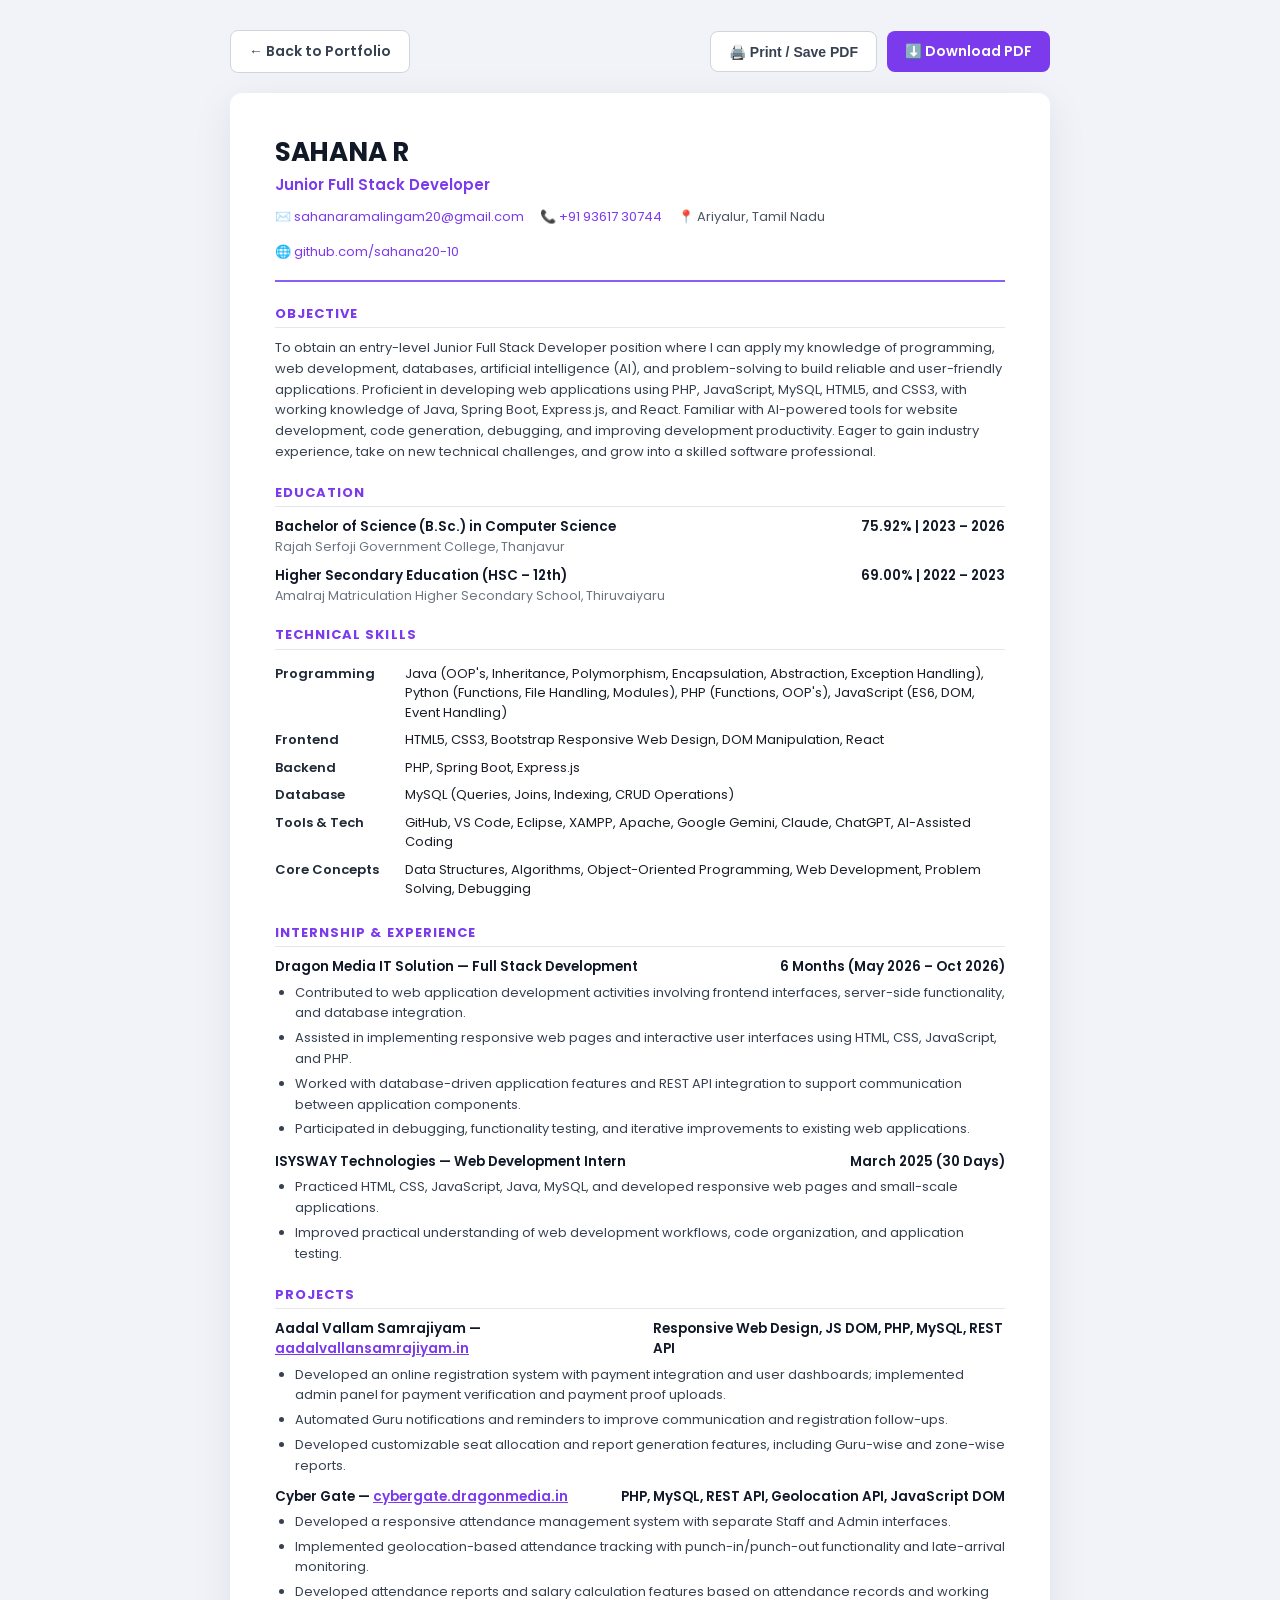
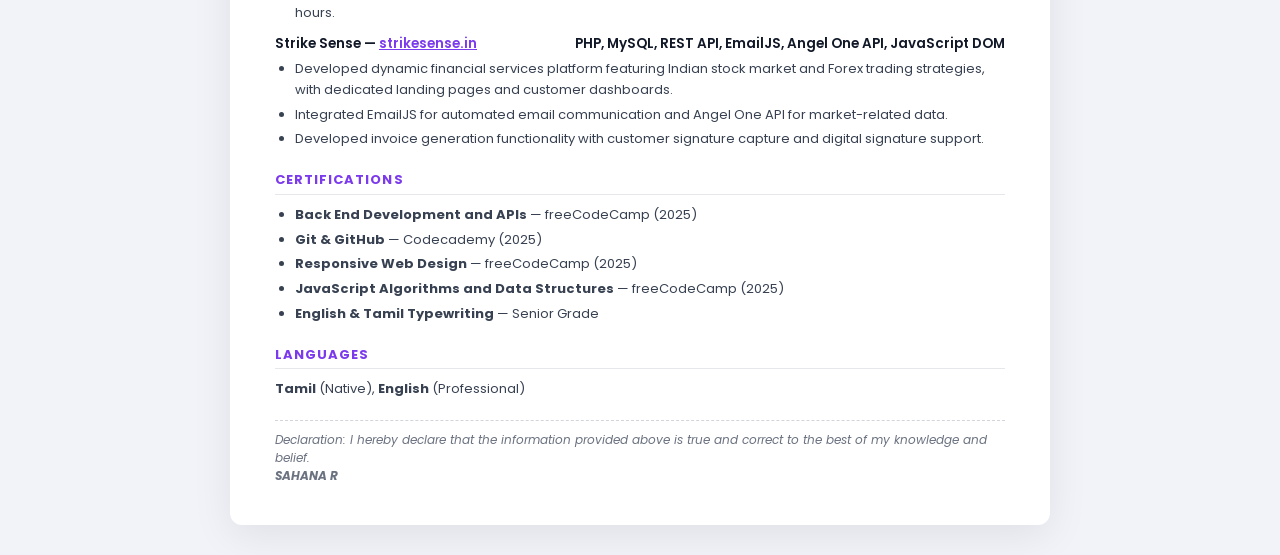
<file: assets/resume/resume.html>
<!DOCTYPE html>
<html lang="en">
<head>
  <meta charset="UTF-8">
  <meta name="viewport" content="width=device-width, initial-scale=1.0">
  <title>Sahana R - Resume</title>
  <style>
    @import url('https://fonts.googleapis.com/css2?family=Poppins:wght@300;400;500;600;700&display=swap');
    
    * { box-sizing: border-box; margin: 0; padding: 0; }
    body {
      font-family: 'Poppins', sans-serif;
      background: #f1f3f8;
      color: #1a1e27;
      line-height: 1.5;
      padding: 30px 15px;
    }
    .resume-container {
      max-width: 820px;
      margin: 0 auto;
      background: #ffffff;
      padding: 40px 45px;
      border-radius: 12px;
      box-shadow: 0 10px 40px rgba(0,0,0,0.08);
    }
    .header-bar {
      border-bottom: 2px solid #8b5cf6;
      padding-bottom: 18px;
      margin-bottom: 22px;
    }
    h1 {
      font-size: 26px;
      font-weight: 700;
      color: #111827;
      letter-spacing: -0.01em;
    }
    .title {
      font-size: 15px;
      font-weight: 600;
      color: #7c3aed;
      margin-top: 2px;
      margin-bottom: 10px;
    }
    .contact-row {
      display: flex;
      flex-wrap: wrap;
      gap: 16px;
      font-size: 13px;
      color: #4b5563;
    }
    .contact-row a {
      color: #7c3aed;
      text-decoration: none;
    }
    .section {
      margin-bottom: 20px;
    }
    .section-title {
      font-size: 13px;
      font-weight: 700;
      text-transform: uppercase;
      letter-spacing: 0.08em;
      color: #7c3aed;
      border-bottom: 1px solid #e5e7eb;
      padding-bottom: 4px;
      margin-bottom: 10px;
    }
    p, li {
      font-size: 13px;
      color: #374151;
      line-height: 1.6;
    }
    ul {
      list-style-type: disc;
      padding-left: 20px;
      margin-top: 5px;
    }
    li {
      margin-bottom: 4px;
    }
    .item-header {
      display: flex;
      justify-content: space-between;
      align-items: baseline;
      font-weight: 600;
      font-size: 13.5px;
      color: #111827;
    }
    .item-sub {
      color: #6b7280;
      font-size: 12.5px;
      margin-bottom: 4px;
    }
    .skills-table {
      width: 100%;
      border-collapse: collapse;
      font-size: 13px;
    }
    .skills-table td {
      padding: 4px 0;
      vertical-align: top;
    }
    .skills-table td:first-child {
      width: 130px;
      font-weight: 600;
      color: #1f2937;
    }
    .declaration {
      font-size: 12px;
      color: #6b7280;
      margin-top: 18px;
      border-top: 1px dashed #d1d5db;
      padding-top: 10px;
      font-style: italic;
    }
    .actions-bar {
      max-width: 820px;
      margin: 0 auto 20px;
      display: flex;
      justify-content: space-between;
      align-items: center;
    }
    .btn {
      display: inline-flex;
      align-items: center;
      gap: 8px;
      background: #7c3aed;
      color: white;
      text-decoration: none;
      padding: 10px 18px;
      border-radius: 8px;
      font-size: 14px;
      font-weight: 600;
      cursor: pointer;
      border: none;
    }
    .btn-secondary {
      background: #ffffff;
      color: #374151;
      border: 1px solid #d1d5db;
    }
    @media print {
      body { background: #fff; padding: 0; }
      .resume-container { box-shadow: none; padding: 20px 25px; max-width: 100%; }
      .actions-bar { display: none; }
    }
  </style>
</head>
<body>
  <div class="actions-bar">
    <a href="../index.html" class="btn btn-secondary">← Back to Portfolio</a>
    <div style="display:flex; gap:10px;">
      <button onclick="window.print()" class="btn btn-secondary">🖨️ Print / Save PDF</button>
      <a href="Sahana_R_Resume.pdf" download="Sahana_R_Resume.pdf" class="btn">⬇️ Download PDF</a>
    </div>
  </div>

  <div class="resume-container">
    <div class="header-bar">
      <h1>SAHANA R</h1>
      <div class="title">Junior Full Stack Developer</div>
      <div class="contact-row">
        <span>✉️ <a href="mailto:sahanaramalingam20@gmail.com">sahanaramalingam20@gmail.com</a></span>
        <span>📞 <a href="tel:+919361730744">+91 93617 30744</a></span>
        <span>📍 Ariyalur, Tamil Nadu</span>
        <span>🌐 <a href="https://github.com/sahana20-10" target="_blank">github.com/sahana20-10</a></span>
      </div>
    </div>

    <div class="section">
      <div class="section-title">Objective</div>
      <p>To obtain an entry-level Junior Full Stack Developer position where I can apply my knowledge of programming, web development, databases, artificial intelligence (AI), and problem-solving to build reliable and user-friendly applications. Proficient in developing web applications using PHP, JavaScript, MySQL, HTML5, and CSS3, with working knowledge of Java, Spring Boot, Express.js, and React. Familiar with AI-powered tools for website development, code generation, debugging, and improving development productivity. Eager to gain industry experience, take on new technical challenges, and grow into a skilled software professional.</p>
    </div>

    <div class="section">
      <div class="section-title">Education</div>
      <div style="margin-bottom:10px;">
        <div class="item-header">
          <span>Bachelor of Science (B.Sc.) in Computer Science</span>
          <span>75.92% | 2023 – 2026</span>
        </div>
        <div class="item-sub">Rajah Serfoji Government College, Thanjavur</div>
      </div>
      <div>
        <div class="item-header">
          <span>Higher Secondary Education (HSC – 12th)</span>
          <span>69.00% | 2022 – 2023</span>
        </div>
        <div class="item-sub">Amalraj Matriculation Higher Secondary School, Thiruvaiyaru</div>
      </div>
    </div>

    <div class="section">
      <div class="section-title">Technical Skills</div>
      <table class="skills-table">
        <tr>
          <td>Programming</td>
          <td>Java (OOP's, Inheritance, Polymorphism, Encapsulation, Abstraction, Exception Handling), Python (Functions, File Handling, Modules), PHP (Functions, OOP's), JavaScript (ES6, DOM, Event Handling)</td>
        </tr>
        <tr>
          <td>Frontend</td>
          <td>HTML5, CSS3, Bootstrap Responsive Web Design, DOM Manipulation, React</td>
        </tr>
        <tr>
          <td>Backend</td>
          <td>PHP, Spring Boot, Express.js</td>
        </tr>
        <tr>
          <td>Database</td>
          <td>MySQL (Queries, Joins, Indexing, CRUD Operations)</td>
        </tr>
        <tr>
          <td>Tools & Tech</td>
          <td>GitHub, VS Code, Eclipse, XAMPP, Apache, Google Gemini, Claude, ChatGPT, AI-Assisted Coding</td>
        </tr>
        <tr>
          <td>Core Concepts</td>
          <td>Data Structures, Algorithms, Object-Oriented Programming, Web Development, Problem Solving, Debugging</td>
        </tr>
      </table>
    </div>

    <div class="section">
      <div class="section-title">Internship & Experience</div>
      <div style="margin-bottom:12px;">
        <div class="item-header">
          <span>Dragon Media IT Solution — Full Stack Development</span>
          <span>6 Months (May 2026 – Oct 2026)</span>
        </div>
        <ul>
          <li>Contributed to web application development activities involving frontend interfaces, server-side functionality, and database integration.</li>
          <li>Assisted in implementing responsive web pages and interactive user interfaces using HTML, CSS, JavaScript, and PHP.</li>
          <li>Worked with database-driven application features and REST API integration to support communication between application components.</li>
          <li>Participated in debugging, functionality testing, and iterative improvements to existing web applications.</li>
        </ul>
      </div>
      <div>
        <div class="item-header">
          <span>ISYSWAY Technologies — Web Development Intern</span>
          <span>March 2025 (30 Days)</span>
        </div>
        <ul>
          <li>Practiced HTML, CSS, JavaScript, Java, MySQL, and developed responsive web pages and small-scale applications.</li>
          <li>Improved practical understanding of web development workflows, code organization, and application testing.</li>
        </ul>
      </div>
    </div>

    <div class="section">
      <div class="section-title">Projects</div>
      <div style="margin-bottom:10px;">
        <div class="item-header">
          <span>Aadal Vallam Samrajiyam — <a href="https://aadalvallansamrajiyam.in" target="_blank" style="color:#7c3aed;">aadalvallansamrajiyam.in</a></span>
          <span>Responsive Web Design, JS DOM, PHP, MySQL, REST API</span>
        </div>
        <ul>
          <li>Developed an online registration system with payment integration and user dashboards; implemented admin panel for payment verification and payment proof uploads.</li>
          <li>Automated Guru notifications and reminders to improve communication and registration follow-ups.</li>
          <li>Developed customizable seat allocation and report generation features, including Guru-wise and zone-wise reports.</li>
        </ul>
      </div>
      <div style="margin-bottom:10px;">
        <div class="item-header">
          <span>Cyber Gate — <a href="https://cybergate.dragonmedia.in" target="_blank" style="color:#7c3aed;">cybergate.dragonmedia.in</a></span>
          <span>PHP, MySQL, REST API, Geolocation API, JavaScript DOM</span>
        </div>
        <ul>
          <li>Developed a responsive attendance management system with separate Staff and Admin interfaces.</li>
          <li>Implemented geolocation-based attendance tracking with punch-in/punch-out functionality and late-arrival monitoring.</li>
          <li>Developed attendance reports and salary calculation features based on attendance records and working hours.</li>
        </ul>
      </div>
      <div>
        <div class="item-header">
          <span>Strike Sense — <a href="https://strikesense.in" target="_blank" style="color:#7c3aed;">strikesense.in</a></span>
          <span>PHP, MySQL, REST API, EmailJS, Angel One API, JavaScript DOM</span>
        </div>
        <ul>
          <li>Developed dynamic financial services platform featuring Indian stock market and Forex trading strategies, with dedicated landing pages and customer dashboards.</li>
          <li>Integrated EmailJS for automated email communication and Angel One API for market-related data.</li>
          <li>Developed invoice generation functionality with customer signature capture and digital signature support.</li>
        </ul>
      </div>
    </div>

    <div class="section">
      <div class="section-title">Certifications</div>
      <ul>
        <li><strong>Back End Development and APIs</strong> — freeCodeCamp (2025)</li>
        <li><strong>Git & GitHub</strong> — Codecademy (2025)</li>
        <li><strong>Responsive Web Design</strong> — freeCodeCamp (2025)</li>
        <li><strong>JavaScript Algorithms and Data Structures</strong> — freeCodeCamp (2025)</li>
        <li><strong>English & Tamil Typewriting</strong> — Senior Grade</li>
      </ul>
    </div>

    <div class="section">
      <div class="section-title">Languages</div>
      <p><strong>Tamil</strong> (Native), <strong>English</strong> (Professional)</p>
    </div>

    <div class="declaration">
      Declaration: I hereby declare that the information provided above is true and correct to the best of my knowledge and belief.<br>
      <strong>SAHANA R</strong>
    </div>
  </div>
</body>
</html>
</file>
<file: css/style.css>
/* ==========================================================================
   Sahana R — Portfolio
   Pure HTML / CSS / JS build (no Bootstrap)
   ========================================================================== */

/* -------------------- Fonts --------------------
   Poppins — used across headings and body for a clean, premium,
   consistent look across the whole site.
--------------------------------------------------------------------------- */
@import url('https://fonts.googleapis.com/css2?family=Poppins:ital,wght@0,300;0,400;0,500;0,600;0,700;0,800;1,500;1,600&display=swap');

/* -------------------- Reset -------------------- */
*,
*::before,
*::after {
  box-sizing: border-box;
}

* {
  margin: 0;
  padding: 0;
}

html {
  scroll-behavior: smooth;
}

img {
  max-width: 100%;
  display: block;
}

a {
  text-decoration: none;
  color: inherit;
}

ul {
  list-style: none;
}

button {
  font: inherit;
  cursor: pointer;
  background: none;
  border: none;
}

input,
textarea {
  font: inherit;
}

svg {
  display: block;
  flex-shrink: 0;
}

/* -------------------- Variables -------------------- */
:root {
  --accent: #8b5cf6;
  --accent-2: #22d3ee;
  --accent-soft: rgba(139, 92, 246, .12);

  --ink: #111827;
  --muted: #667085;
  --card: rgba(255, 255, 255, .86);
  --card-solid: #ffffff;
  --line: rgba(17, 24, 39, .1);
  --bg: #f7f7fb;
  --tag-bg: #f2f4f7;
  --tag-ink: #475467;
  --nav-bg: rgba(247, 247, 251, .82);
  --contact-bg: #111827;

  --font-heading: 'Poppins', 'Segoe UI', sans-serif;
  --font-body: 'Poppins', 'Segoe UI', sans-serif;

  --radius-lg: 24px;
  --radius-md: 16px;
  --radius-sm: 12px;
  --shadow-soft: 0 20px 55px rgba(17, 24, 39, .1);
  --transition: .35s cubic-bezier(.4, 0, .2, 1);
  --transition-fast: .2s ease;
  --transition-slow: .6s cubic-bezier(.4, 0, .2, 1);
}

[data-theme="dark"] {
  --ink: #f8fafc;
  --muted: #aeb7c5;
  --card: rgba(24, 29, 39, .88);
  --card-solid: #171b26;
  --line: rgba(255, 255, 255, .1);
  --bg: #0c1017;
  --tag-bg: #1d2330;
  --tag-ink: #c3c9d4;
  --nav-bg: rgba(12, 16, 23, .82);
  --contact-bg: #05070c;
}

/* -------------------- Base -------------------- */
body {
  font-family: var(--font-body);
  font-weight: 400;
  background: var(--bg);
  color: var(--ink);
  overflow-x: hidden;
  transition: background var(--transition), color var(--transition);
  line-height: 1.6;
  animation: pageFadeIn .8s ease both;
}

@keyframes pageFadeIn {
  from {
    opacity: 0;
  }

  to {
    opacity: 1;
  }
}

@keyframes fadeUp {
  from {
    opacity: 0;
    transform: translateY(28px);
  }

  to {
    opacity: 1;
    transform: translateY(0);
  }
}

@keyframes fadeIn {
  from {
    opacity: 0;
  }

  to {
    opacity: 1;
  }
}

@keyframes zoomIn {
  from {
    opacity: 0;
    transform: scale(.9);
  }

  to {
    opacity: 1;
    transform: scale(1);
  }
}

@keyframes floatY {

  0%,
  100% {
    transform: translateY(0);
  }

  50% {
    transform: translateY(-10px);
  }
}

@keyframes spinSlow {
  from {
    transform: rotate(0deg);
  }

  to {
    transform: rotate(360deg);
  }
}

@keyframes pulseGlow {

  0%,
  100% {
    box-shadow: 0 0 0 0 var(--accent-soft);
  }

  50% {
    box-shadow: 0 0 0 10px transparent;
  }
}

/* generic smooth transitions everywhere */
a,
button,
img,
svg,
.nav-link,
.tag,
.social a,
.btn,
input,
textarea {
  transition: color var(--transition), background var(--transition), border-color var(--transition),
    transform var(--transition), box-shadow var(--transition), opacity var(--transition);
}

::selection {
  background: var(--accent);
  color: #fff;
}

::-webkit-scrollbar {
  width: 8px;
}

::-webkit-scrollbar-track {
  background: var(--bg);
}

::-webkit-scrollbar-thumb {
  border-radius: 20px;
  background: linear-gradient(var(--accent), var(--accent-2));
}

.container {
  width: 100%;
  max-width: 1140px;
  margin-inline: auto;
  padding-inline: 20px;
}

.section {
  padding: 100px 0;
  scroll-margin-top: 90px;
}

.section.pt-0 {
  padding-top: 0;
}

.text-center {
  text-align: center;
}

.section-kicker {
  text-transform: uppercase;
  letter-spacing: .18em;
  font-size: .72rem;
  font-weight: 800;
  color: var(--accent);
  margin-bottom: 10px;
}

.section-title {
  font-family: var(--font-heading);
  font-weight: 600;
  font-size: clamp(2.3rem, 5vw, 3.5rem);
  letter-spacing: -.02em;
  line-height: 1.1;
  margin-bottom: 16px;
}

.muted {
  color: var(--muted);
  line-height: 1.8;
}

.muted-center {
  max-width: 720px;
  margin-inline: auto;
}

.glass {
  background: var(--card);
  border: 1px solid var(--line);
  border-radius: var(--radius-lg);
  backdrop-filter: blur(16px);
  -webkit-backdrop-filter: blur(16px);
  transition: transform var(--transition), box-shadow var(--transition), border-color var(--transition);
}

.glass:hover {
  border-color: rgba(139, 92, 246, .35);
}

/* -------------------- Buttons -------------------- */
.btn {
  display: inline-flex;
  align-items: center;
  gap: 8px;
  border-radius: var(--radius-sm);
  padding: 12px 20px;
  font-weight: 600;
  font-size: .95rem;
  transition: var(--transition);
  white-space: nowrap;
}

.btn:hover {
  transform: translateY(-3px);
  box-shadow: 0 14px 30px rgba(139, 92, 246, .25);
}

.btn:active {
  transform: translateY(-1px);
}

.btn-main {
  background: var(--ink);
  color: var(--bg);
}

[data-theme="dark"] .btn-main {
  color: #0c1017;
}

.btn-main:hover {
  background: var(--accent);
  color: #fff;
}

.btn-soft {
  border: 1px solid var(--line);
  color: var(--ink);
}

.btn-soft:hover {
  border-color: var(--accent);
  background: var(--accent);
  color: #fff;
}

.btn-icon {
  width: 20px;
  height: 20px;
  transition: transform var(--transition);
}

.btn:hover .btn-icon {
  transform: translate(3px, -3px);
}

/* -------------------- Header / Navbar -------------------- */
#header {
  position: fixed;
  inset: 0 0 auto 0;
  z-index: 1000;
}

.navbar {
  padding: 16px 0;
  background: var(--nav-bg);
  backdrop-filter: blur(16px);
  -webkit-backdrop-filter: blur(16px);
  transition: box-shadow var(--transition);
  background: var(--transition);
}

.navbar.scrolled {
  box-shadow: 0 10px 35px rgba(17, 24, 39, .08);
}

.navbar .container {
  display: flex;
  align-items: center;
  justify-content: space-between;
  gap: 16px;
}

/* =========================================================
   NAVBAR
   ========================================================= */

.nav-toggle {
  display: none;
  width: 42px;
  height: 42px;
  align-items: center;
  justify-content: center;
  border: 1px solid var(--line);
  background: transparent;
  border-radius: var(--radius-sm);
  color: var(--ink);
  cursor: pointer;
  flex-shrink: 0;
  transition: var(--transition);
}

.nav-toggle:hover {
  background: var(--accent-soft);
  color: var(--accent);
  border-color: var(--accent);
}

.nav-toggle svg {
  width: 22px;
  height: 22px;
  transition: transform var(--transition);
}

.nav-toggle[aria-expanded="true"] svg {
  transform: rotate(90deg);
}


/* =========================================================
   NAV MENU
   ========================================================= */

.nav-menu {
  display: flex;
  align-items: center;
  gap: 4px;
}

.nav-links {
  display: flex;
  align-items: center;
  gap: 8px;
  margin: 0;
  padding: 0;
  list-style: none;
}

.nav-link {
  position: relative;
  display: inline-block;
  color: var(--tag-ink);
  font-weight: 500;
  font-size: 0.95rem;
  padding: 8px 14px;
  border-radius: 999px;
  text-decoration: none;
  white-space: nowrap;
  transition: var(--transition);
}

.nav-link::after {
  content: '';
  position: absolute;
  left: 14px;
  right: 14px;
  bottom: 3px;
  height: 2px;
  border-radius: 2px;
  background: linear-gradient(90deg,
      var(--accent),
      var(--accent-2));
  transform: scaleX(0);
  transform-origin: left;
  transition: transform var(--transition);
}

.nav-link:hover,
.nav-link.active {
  color: var(--accent);
  background: var(--accent-soft);
  transform: translateY(-1px);
}

.nav-link:hover::after,
.nav-link.active::after {
  transform: scaleX(1);
}


/* =========================================================
   THEME BUTTON
   ========================================================= */

.theme-btn {
  width: 42px;
  height: 42px;
  min-width: 42px;
  display: grid;
  place-items: center;

  border: 1px solid var(--line);
  background: transparent;
  border-radius: var(--radius-sm);

  margin-left: 14px;
  color: var(--ink);

  cursor: pointer;
  flex-shrink: 0;

  transition: var(--transition);
}

.theme-btn:hover {
  border-color: var(--accent);
  color: var(--accent);
  transform: rotate(15deg) scale(1.08);
}

.theme-btn svg {
  width: 19px;
  height: 19px;

  transition:
    transform 0.5s cubic-bezier(.4, 0, .2, 1),
    opacity 0.3s ease;
}

.theme-btn .icon-sun {
  display: none;
}

[data-theme="dark"] .theme-btn .icon-moon {
  display: none;
}

[data-theme="dark"] .theme-btn .icon-sun {
  display: block;
  animation: zoomIn 0.4s ease;
}


/* =========================================================
   TABLET
   ========================================================= */

@media (max-width: 900px) {

  .nav-link {
    font-size: 0.9rem;
    padding: 8px 10px;
  }

  .nav-links {
    gap: 3px;
  }

  .theme-btn {
    margin-left: 8px;
  }
}


/* =========================================================
   MOBILE NAVIGATION
   ========================================================= */

@media (max-width: 768px) {

  /* SHOW MOBILE MENU BUTTON */
  .nav-toggle {
    display: flex !important;
    position: relative;
    z-index: 1002;
  }

  /* Keep navbar items on one line */
  .navbar,
  .nav-container,
  .nav-inner {
    position: relative;
  }

  /* Hide desktop menu initially */
  .nav-menu {
    position: absolute;

    top: calc(100% + 10px);
    left: 0;
    right: 0;

    display: flex;
    flex-direction: column;
    align-items: stretch;

    padding: 10px;

    background: var(--surface, #ffffff);
    border: 1px solid var(--line);
    border-radius: 16px;

    box-shadow: 0 15px 40px rgba(0, 0, 0, 0.12);

    opacity: 0;
    visibility: hidden;
    pointer-events: none;

    transform: translateY(-10px);

    transition:
      opacity 0.25s ease,
      transform 0.25s ease,
      visibility 0.25s ease;

    z-index: 1001;
  }

  /* OPEN MENU */
  .nav-menu.open {
    opacity: 1;
    visibility: visible;
    pointer-events: auto;
    transform: translateY(0);
  }

  /* Mobile links */
  .nav-links {
    width: 100%;

    display: flex;
    flex-direction: column;
    align-items: stretch;

    gap: 4px;
  }

  .nav-link {
    width: 100%;
    display: block;

    padding: 12px 14px;

    border-radius: 10px;

    font-size: 0.95rem;
  }

  .nav-link::after {
    display: none;
  }

  .nav-link:hover,
  .nav-link.active {
    transform: none;
  }

  /* Theme button inside mobile menu */
  .theme-btn {
    width: 100%;
    height: 42px;

    margin: 6px 0 0;

    border-radius: 10px;

    display: flex;
    align-items: center;
    justify-content: center;
  }
}


/* =========================================================
   SMALL MOBILE
   ========================================================= */

@media (max-width: 480px) {

  .nav-toggle {
    width: 40px;
    height: 40px;
  }

  .nav-toggle svg {
    width: 21px;
    height: 21px;
  }

  .nav-menu {
    top: calc(100% + 8px);
    padding: 8px;
    border-radius: 14px;
  }

  .nav-link {
    padding: 11px 12px;
    font-size: 0.9rem;
  }
}


/* =========================================================
   VERY SMALL SCREENS
   ========================================================= */

@media (max-width: 360px) {

  .nav-toggle {
    width: 38px;
    height: 38px;
  }

  .nav-menu {
    left: 0;
    right: 0;
  }

  .nav-link {
    font-size: 0.88rem;
  }
}

.brand {
  font-family: var(--font-heading);
  font-weight: 700;
  letter-spacing: -.01em;
  font-size: 1.35rem;
  color: var(--ink);
  transition: var(--transition);
}

.brand:hover {
  transform: translateY(-2px);
}

.brand span {
  color: var(--accent);
}


[data-theme="dark"] .theme-btn .icon-moon {
  display: none;
}

[data-theme="dark"] .theme-btn .icon-sun {
  display: block;
  animation: zoomIn .4s ease;
}

/* -------------------- Hero -------------------- */
.hero {
  min-height: 100vh;
  display: flex;
  align-items: center;
  position: relative;
  padding: 140px 0 80px;
  background:
    radial-gradient(circle at 80% 20%, rgba(139, 92, 246, .16), transparent 36%),
    radial-gradient(circle at 15% 80%, rgba(34, 211, 238, .14), transparent 34%);
  overflow: hidden;
}

.hero-backdrop-glow {
  position: absolute;
  border-radius: 50%;
  pointer-events: none;
  filter: blur(80px);
  z-index: 0;
}

.hero-backdrop-glow-1 {
  width: 380px;
  height: 380px;
  background: rgba(139, 92, 246, 0.18);
  top: 10%;
  right: 5%;
  animation: floatY 8s ease-in-out infinite;
}

.hero-backdrop-glow-2 {
  width: 320px;
  height: 320px;
  background: rgba(34, 211, 238, 0.14);
  bottom: 8%;
  left: 5%;
  animation: floatY 7s ease-in-out 3s infinite;
}

.hero .container {
  position: relative;
  z-index: 1;
}

.hero-container {
  display: grid;
  grid-template-columns: 1.35fr 1fr;
  align-items: center;
  gap: 50px;
}

.eyebrow {
  display: inline-flex;
  align-items: center;
  gap: 10px;
  padding: 8px 16px;
  border: 1px solid rgba(139, 92, 246, .28);
  border-radius: 999px;
  color: #6941c6;
  background: var(--card-solid);
  font-size: .86rem;
  font-weight: 600;
  box-shadow: 0 4px 20px rgba(139, 92, 246, .08);
  animation: fadeUp .7s ease both;
}

[data-theme="dark"] .eyebrow {
  color: #c4b5fd;
  background: var(--card-solid);
}

.status-pulse-dot {
  width: 8px;
  height: 8px;
  border-radius: 50%;
  background: #10b981;
  box-shadow: 0 0 0 0 rgba(16, 185, 129, 0.7);
  animation: pulseDot 2s infinite;
}

@keyframes pulseDot {
  0% {
    transform: scale(0.95);
    box-shadow: 0 0 0 0 rgba(16, 185, 129, 0.7);
  }

  70% {
    transform: scale(1);
    box-shadow: 0 0 0 8px rgba(16, 185, 129, 0);
  }

  100% {
    transform: scale(0.95);
    box-shadow: 0 0 0 0 rgba(16, 185, 129, 0);
  }
}

.hero-title {
  font-family: var(--font-heading);
  font-weight: 700;
  font-size: clamp(2.8rem, 6vw, 4.8rem);
  line-height: 1.05;
  letter-spacing: -.025em;
  margin: 18px 0 14px;
  animation: fadeUp .7s ease .1s both;
}

.gradient-text {
  background: linear-gradient(135deg, var(--accent) 0%, var(--accent-2) 100%);
  background-clip: text;
  -webkit-background-clip: text;
  -webkit-text-fill-color: transparent;
  display: inline-block;
}

/* Dynamic typewriter element */
.typewriter-badge {
  display: inline-flex;
  align-items: center;
  gap: 6px;
  font-size: clamp(1.15rem, 2.5vw, 1.55rem);
  font-weight: 500;
  color: var(--ink);
  margin-bottom: 18px;
  animation: fadeUp .7s ease .15s both;
}

.typewriter-prefix {
  color: var(--muted);
  font-weight: 400;
}

.typewriter-text {
  font-weight: 700;
  color: var(--accent);
  min-height: 1.4em;
  display: inline-block;
  border-bottom: 2px solid rgba(139, 92, 246, 0.35);
  padding-bottom: 2px;
}

.typewriter-cursor {
  display: inline-block;
  color: var(--accent);
  font-weight: 300;
  animation: blinkCursor 0.85s infinite;
  margin-left: 2px;
}

@keyframes blinkCursor {

  0%,
  100% {
    opacity: 1;
  }

  50% {
    opacity: 0;
  }
}

.hero .lead {
  font-size: 1.08rem;
  line-height: 1.8;
  color: var(--muted);
  max-width: 620px;
  animation: fadeUp .7s ease .2s both;
}

.hero-meta {
  display: flex;
  gap: 18px;
  flex-wrap: wrap;
  color: var(--tag-ink);
  font-size: .9rem;
  margin: 22px 0 25px;
  animation: fadeUp .7s ease .25s both;
}

.hero-meta li {
  display: flex;
  align-items: center;
  gap: 7px;
  transition: var(--transition);
}

.hero-meta li:hover {
  color: var(--accent);
  transform: translateX(2px);
}

.hero-meta svg {
  width: 16px;
  height: 16px;
  color: var(--accent);
}

.hero-actions {
  display: flex;
  flex-wrap: wrap;
  align-items: center;
  gap: 12px;
  animation: fadeUp .7s ease .3s both;
}

.btn-download {
  background: linear-gradient(135deg, var(--accent) 0%, #7c3aed 100%);
  color: #fff !important;
  box-shadow: 0 10px 28px rgba(139, 92, 246, .35);
  position: relative;
  overflow: hidden;
}

.btn-download:hover {
  transform: translateY(-3px);
  box-shadow: 0 16px 36px rgba(139, 92, 246, .45);
}

.btn-download:hover .icon-download {
  animation: bounceDown .6s ease infinite alternate;
}

@keyframes bounceDown {
  0% {
    transform: translateY(0);
  }

  100% {
    transform: translateY(4px);
  }
}

/* Resume Container Box in Hero */
.hero-resume-container {
  display: flex;
  align-items: center;
  gap: 16px;
  margin-top: 24px;
  padding: 14px 8px;
  border-radius: var(--radius-md);
  border: 1px solid rgba(139, 92, 246, .22);
  background: var(--card);
  animation: fadeUp .7s ease .35s both;
  transition: var(--transition);
}

.hero-resume-container:hover {
  border-color: rgba(139, 92, 246, .45);
  box-shadow: 0 12px 35px rgba(139, 92, 246, .12);
  transform: translateY(-2px);
}

.resume-badge-icon {
  width: 40px;
  height: 40px;
  border-radius: 10px;
  background: var(--accent-soft);
  color: var(--accent);
  display: grid;
  place-items: center;
  flex-shrink: 0;
}

.resume-badge-icon svg {
  width: 22px;
  height: 22px;
}

.resume-container-text {
  flex: 1;
  min-width: 0;
}

.resume-container-text strong {
  display: block;
  font-size: .92rem;
  color: var(--ink);
  font-weight: 600;
}

.resume-container-text span {
  display: block;
  font-size: .8rem;
  color: var(--muted);
  white-space: nowrap;
  overflow: hidden;
  text-overflow: ellipsis;
}

.resume-container-actions {
  display: flex;
  gap: 8px;
  flex-shrink: 0;
}

.btn-resume-action {
  display: inline-flex;
  align-items: center;
  gap: 5px;
  padding: 7px 12px;
  border-radius: 8px;
  font-size: .8rem;
  font-weight: 600;
  transition: var(--transition);
}

.btn-resume-dl {
  background: var(--accent);
  color: #fff;
}

.btn-resume-dl:hover {
  background: #7c3aed;
  transform: translateY(-2px);
}

.btn-resume-view {
  background: transparent;
  border: 1px solid var(--line);
  color: var(--ink);
}

.btn-resume-view:hover {
  border-color: var(--accent);
  color: var(--accent);
  transform: translateY(-2px);
}

/* ========================================================
   HERO PHOTO WITH TRANSPARENT BACKGROUND
   ======================================================== */
.hero-photo-wrap {
  position: relative;
  max-width: 420px;
  margin: auto;
  animation: zoomIn .8s ease .2s both;
  background: transparent !important;
}

.hero-photo-glow {
  position: absolute;
  inset: -15px;
  border-radius: 50%;
  background: radial-gradient(circle, rgba(139, 92, 246, 0.28) 0%, rgba(34, 211, 238, 0.16) 45%, transparent 70%);
  filter: blur(36px);
  z-index: 0;
  pointer-events: none;
  animation: pulseGlow 6s ease-in-out infinite;
}

.hero-photo-transparent-container {
  position: relative;
  z-index: 1;
  background: transparent !important;
  display: flex;
  justify-content: center;
  align-items: center;
  animation: floatY 6s ease-in-out infinite;
}

.hero-transparent-img {
  width: 100%;
  aspect-ratio: 4/5;
  object-fit: cover;
  object-position: center top;
  border-radius: 32px;
  background: transparent !important;
  border: 1.5px solid rgba(139, 92, 246, 0.25);
  box-shadow: 0 25px 65px rgba(17, 24, 39, .16), 0 0 40px rgba(139, 92, 246, 0.1);
  transition: var(--transition-slow);
}

.hero-photo-wrap:hover .hero-transparent-img {
  transform: scale(1.02);
  border-color: rgba(139, 92, 246, 0.5);
  box-shadow: 0 32px 80px rgba(17, 24, 39, .22), 0 0 50px rgba(139, 92, 246, 0.18);
}

/* ========================================================
   FLOATING QUICK CONTACT DOCK (WhatsApp & Mail)
   ======================================================== */
.floating-contact-dock {
  position: fixed;
  bottom: 100px;
  left: auto;
  right: 25px;

  display: flex;
  flex-direction: column;
  gap: 12px;
  z-index: 998;

  /* Initially hidden – revealed on scroll */
  opacity: 0;
  transform: translateY(20px);
  pointer-events: none;
  transition: opacity 0.4s ease, transform 0.4s ease;
}

.floating-contact-dock.visible {
  opacity: 1;
  transform: translateY(0);
  pointer-events: auto;
}

.float-contact-btn {
  display: inline-flex;
  align-items: center;
  justify-content: center;
  height: 48px;
  min-width: 48px;
  padding: 0 12px;
  border-radius: 999px;
  text-decoration: none;
  font-family: var(--font-heading);
  font-size: 0.88rem;
  font-weight: 600;
  color: #fff !important;
  box-shadow: 0 8px 24px rgba(0, 0, 0, 0.22);
  transition: all 0.35s cubic-bezier(0.34, 1.56, 0.64, 1);
  overflow: hidden;
  position: relative;
}

.float-contact-btn svg {
  flex-shrink: 0;
  transition: transform 0.3s ease;
}

.float-contact-label {
  max-width: 0;
  opacity: 0;
  white-space: nowrap;
  transition: max-width 0.35s ease, opacity 0.25s ease, margin 0.35s ease;
  margin-left: 0;
}

/* On hover: expand label smoothly */
.float-contact-btn:hover {
  transform: translateY(-3px) scale(1.05);
  padding: 0 18px;
  box-shadow: 0 12px 30px rgba(0, 0, 0, 0.28);
}

.float-contact-btn:hover .float-contact-label {
  max-width: 120px;
  opacity: 1;
  margin-left: 8px;
}

.float-contact-btn:hover svg {
  transform: scale(1.1);
}

/* WhatsApp Theme */
.float-contact-btn--whatsapp {
  background: #25D366;
  box-shadow: 0 8px 24px rgba(37, 211, 102, 0.38);
}

.float-contact-btn--whatsapp:hover {
  background: #20ba5a;
  box-shadow: 0 12px 30px rgba(37, 211, 102, 0.5);
}

/* Mail Theme */
.float-contact-btn--mail {
  background: linear-gradient(135deg, var(--accent) 0%, #6366f1 100%);
  box-shadow: 0 8px 24px rgba(139, 92, 246, 0.38);
}

.float-contact-btn--mail:hover {
  background: linear-gradient(135deg, #7c3aed 0%, #4f46e5 100%);
  box-shadow: 0 12px 30px rgba(139, 92, 246, 0.5);
}

/* -------------------- About -------------------- */
.about-grid {
  display: grid;
  grid-template-columns: .85fr 1.15fr;
  align-items: center;
  gap: 50px;
}

.about-photo {
  width: 100%;
  height: 660px;
  object-fit: cover;
  border-radius: var(--radius-lg);
  transition: var(--transition-slow);
}

.about-photo:hover {
  transform: scale(1.02);
  box-shadow: var(--shadow-soft);
}

.about-stats {
  display: grid;
  grid-template-columns: repeat(2, 1fr);
  gap: 14px;
  margin-top: 26px;
  max-width: 420px;
}

.stat {
  padding: 18px;
}

.stat strong {
  display: block;
  font-family: var(--font-heading);
  font-size: 1.5rem;
  font-weight: 600;
}

.stat span {
  font-size: .85rem;
  color: var(--muted);
}

/* -------------------- Timeline (Education / Experience) -------------------- */
.timeline {
  position: relative;
  margin-top: 30px;
}

.timeline::before {
  content: '';
  position: absolute;
  left: 14px;
  top: 0;
  bottom: 0;
  width: 2px;
  background: linear-gradient(var(--accent), var(--accent-2));
  opacity: .3;
}

.timeline-card {
  position: relative;
  margin-left: 45px;
  padding: 25px;
}

.timeline-card+.timeline-card {
  margin-top: 20px;
}

.timeline-card::before {
  content: '';
  position: absolute;
  left: -38px;
  top: 30px;
  width: 14px;
  height: 14px;
  border-radius: 50%;
  background: var(--accent);
  box-shadow: 0 0 0 6px var(--accent-soft);
}

.timeline-card .date {
  font-size: .8rem;
  color: var(--accent);
  font-weight: 700;
  text-transform: uppercase;
  letter-spacing: .08em;
}

.timeline-badge-row {
  display: flex;
  justify-content: space-between;
  align-items: center;
  flex-wrap: wrap;
  gap: 8px;
  margin-bottom: 6px;
}

.company-badge {
  font-size: 0.78rem;
  font-weight: 600;
  padding: 3px 10px;
  border-radius: 999px;
  background: rgba(34, 211, 238, 0.12);
  color: #0284c7;
  border: 1px solid rgba(34, 211, 238, 0.3);
}

[data-theme="dark"] .company-badge {
  color: #38bdf8;
  background: rgba(34, 211, 238, 0.15);
}

.score-pill {
  font-size: 0.78rem;
  font-weight: 700;
  padding: 3px 10px;
  border-radius: 999px;
  background: rgba(139, 92, 246, 0.12);
  color: var(--accent);
  border: 1px solid rgba(139, 92, 246, 0.3);
}

.academy-institution {
  font-weight: 600;
  font-size: 0.95rem;
  color: var(--ink);
  margin-bottom: 4px;
}

.experience-bullets {
  list-style: none;
  margin-top: 10px;
  padding: 0;
}

.experience-bullets li {
  position: relative;
  padding-left: 20px;
  margin-bottom: 8px;
  font-size: 0.88rem;
  color: var(--muted);
  line-height: 1.6;
}

.experience-bullets li::before {
  content: '▹';
  position: absolute;
  left: 0;
  color: var(--accent);
  font-weight: bold;
}

.timeline-card h3 {
  font-family: var(--font-heading);
  font-weight: 600;
  font-size: 1.2rem;
  margin: 6px 0;
}

.timeline-card p {
  color: var(--muted);
  line-height: 1.7;
}

.timeline-card:hover,
.skill-card:hover,
.project-card:hover,
.cert-card:hover {
  transform: translateY(-6px);
  box-shadow: var(--shadow-soft);
}

.timeline-card:hover::before {
  transform: scale(1.2);
}

.timeline-card::before {
  transition: transform var(--transition);
}

/* -------------------- Skills -------------------- */
.skills-grid {
  display: grid;
  grid-template-columns: repeat(3, 1fr);
  gap: 18px;
  margin-top: 36px;
}

.skill-card {
  padding: 24px;
  display: flex;
  flex-direction: column;
}

.skill-header {
  display: flex;
  align-items: center;
  justify-content: space-between;
  margin-bottom: 12px;
}

.skill-category-badge {
  font-size: .72rem;
  font-weight: 600;
  padding: 3px 8px;
  border-radius: 999px;
  background: var(--accent-soft);
  color: var(--accent);
  border: 1px solid rgba(139, 92, 246, 0.2);
}

.skill-icon {
  width: 44px;
  height: 44px;
  display: grid;
  place-items: center;
  border-radius: 12px;
  background: var(--accent-soft);
  color: var(--accent);
  margin-bottom: 0;
  transition: var(--transition);
}

.skill-card:hover .skill-icon {
  background: var(--accent);
  color: #fff;
  transform: rotate(-8deg) scale(1.1);
}

.skill-icon svg {
  width: 22px;
  height: 22px;
}

.skill-card h3 {
  font-family: var(--font-heading);
  font-weight: 600;
  font-size: 1.05rem;
  margin: 8px 0 6px;
}

.skill-card p {
  font-size: .86rem;
  color: var(--muted);
  line-height: 1.6;
}

.skill-tags {
  display: flex;
  flex-wrap: wrap;
  gap: 6px;
  margin-top: auto;
  padding-top: 14px;
}

/* -------------------- Projects -------------------- */
.projects-grid {
  display: grid;
  grid-template-columns: repeat(2, minmax(0, 1fr));
  grid-auto-rows: 1fr;
  align-items: stretch;
  gap: 20px;
  margin-top: 36px;
}

.project-card {
  width: 100%;
  height: 100%;
  min-height: 320px;
  overflow: hidden;
  display: flex;
  flex-direction: column;
}

.project-top {
  padding: 27px 27px 18px;
  flex: 1 1 auto;
  display: flex;
  flex-direction: column;
}

.project-top .desc {
  flex-grow: 0;
}

.project-number {
  font-size: .75rem;
  font-weight: 800;
  color: var(--accent);
  letter-spacing: .1em;
}

.project-card h3 {
  font-family: var(--font-heading);
  font-weight: 600;
  font-size: 1.35rem;
  margin: 8px 0;
}

.project-card .desc {
  color: var(--muted);
  line-height: 1.7;
  font-size: .9rem;
}

.tag-list {
  display: flex;
  flex-wrap: wrap;
  gap: 6px;
  margin-top: 12px;
}

.tag {
  display: inline-block;
  padding: 6px 10px;
  background: var(--tag-bg);
  border-radius: 8px;
  font-size: .72rem;
  color: var(--tag-ink);
  transition: var(--transition);
}

.tag:hover {
  background: var(--accent);
  color: #fff;
  transform: translateY(-2px);
}

.project-footer {
  padding: 0 27px 27px;
}

.project-footer a,
.project-footer .badge-text {
  font-weight: 700;
  color: var(--ink);
  display: inline-flex;
  align-items: center;
  gap: 6px;
  font-size: .9rem;
}

.project-footer .badge-text {
  color: var(--muted);
  font-weight: 500;
}

.project-footer a svg {
  width: 15px;
  height: 15px;
}

.project-footer a:hover {
  color: var(--accent);
}

.project-card--cyber:hover {
  border-color: rgba(139, 92, 246, .4);
  box-shadow: 0 20px 55px rgba(139, 92, 246, .16), 0 0 34px rgba(34, 211, 238, .12);
}

/* -------------------- Certifications -------------------- */
.certs-grid {
  display: grid;
  grid-template-columns: repeat(2, 1fr);
  gap: 16px;
  margin-top: 30px;
}

.cert-card {
  padding: 24px;
  display: flex;
  flex-direction: column;
}

.cert-header {
  display: flex;
  justify-content: space-between;
  align-items: center;
  margin-bottom: 8px;
}

.cert-card .year {
  color: var(--accent);
  font-size: .8rem;
  font-weight: 700;
}

.cert-status-badge {
  font-size: .72rem;
  font-weight: 700;
  text-transform: uppercase;
  letter-spacing: .06em;
  padding: 3px 8px;
  border-radius: 999px;
  background: rgba(16, 185, 129, 0.12);
  color: #059669;
  border: 1px solid rgba(16, 185, 129, 0.25);
}

[data-theme="dark"] .cert-status-badge {
  color: #34d399;
}

.cert-card h3 {
  font-family: var(--font-heading);
  font-weight: 600;
  font-size: 1.08rem;
  margin: 6px 0 8px;
}

.cert-card p {
  color: var(--muted);
  font-size: .88rem;
  line-height: 1.6;
}

.cert-card-wide {
  grid-column: span 2;
}

/* -------------------- Contact -------------------- */
.contact-box {
  padding: 46px;
  background: var(--contact-bg);
  color: #fff;
  overflow: hidden;
  position: relative;
  border-radius: var(--radius-lg);
}

.contact-box::after {
  content: '';
  position: absolute;
  width: 320px;
  height: 320px;
  border-radius: 50%;
  background: rgba(139, 92, 246, .22);
  right: -80px;
  top: -100px;
  filter: blur(40px);
  pointer-events: none;
}

.contact-grid {
  display: grid;
  grid-template-columns: 1.25fr 1fr;
  gap: 40px;
  position: relative;
  z-index: 1;
}

.contact-box .section-kicker {
  color: #c4b5fd;
}

.contact-box .section-title {
  color: #fff;
}

.contact-box .muted {
  color: #c5cad3;
}

.contact-links {
  margin-top: 24px;
  display: flex;
  flex-direction: column;
  gap: 4px;
}

.contact-link {
  display: flex;
  align-items: center;
  gap: 12px;
  color: #fff;
  padding: 8px 0;
  font-size: .96rem;
}

.contact-link svg {
  width: 17px;
  height: 17px;
  color: var(--accent-2);
}

a.contact-link:hover {
  color: #c4b5fd;
}

.contact-resume-pill {
  display: flex;
  align-items: center;
  justify-content: space-between;
  gap: 14px;
  margin-top: 24px;
  padding: 14px 18px;
  border-radius: 14px;
  background: rgba(255, 255, 255, 0.06);
  border: 1px solid rgba(255, 255, 255, 0.14);
}

.resume-pill-text strong {
  display: block;
  font-size: .88rem;
  color: #fff;
  margin-bottom: 2px;
}

.resume-pill-text p {
  font-size: .78rem;
  color: #c5cad3;
  margin: 0;
}

.contact-grid h4 {
  font-family: var(--font-heading);
  font-weight: 600;
  margin-bottom: 14px;
  font-size: 1.1rem;
}

/* Contact form */
.contact-form-box {
  background: rgba(255, 255, 255, 0.05);
  border: 1px solid rgba(255, 255, 255, 0.12);
  border-radius: var(--radius-md);
  padding: 26px;
  backdrop-filter: blur(14px);
  -webkit-backdrop-filter: blur(14px);
}

.contact-form {
  display: flex;
  flex-direction: column;
  gap: 12px;
}

.form-group label {
  display: block;
  font-size: .8rem;
  font-weight: 500;
  color: #e2e8f0;
  margin-bottom: 4px;
}

.form-group input,
.form-group textarea {
  width: 100%;
  padding: 10px 14px;
  border-radius: 10px;
  border: 1px solid rgba(255, 255, 255, 0.18);
  background: rgba(10, 15, 25, 0.4);
  color: #fff;
  font-size: .92rem;
  font-family: var(--font-body);
  transition: var(--transition);
}

.form-group input:focus,
.form-group textarea:focus {
  outline: none;
  border-color: var(--accent);
  box-shadow: 0 0 0 3px rgba(139, 92, 246, 0.3);
  background: rgba(10, 15, 25, 0.6);
}

.form-group input::placeholder,
.form-group textarea::placeholder {
  color: #64748b;
  font-size: .86rem;
}

.btn-submit {
  display: inline-flex;
  align-items: center;
  justify-content: center;
  gap: 8px;
  background: linear-gradient(135deg, var(--accent) 0%, #7c3aed 100%);
  color: #fff !important;
  border: none;
  border-radius: 10px;
  padding: 12px 20px;
  font-size: .95rem;
  font-weight: 600;
  cursor: pointer;
  margin-top: 6px;
  transition: var(--transition);
}

.btn-submit:hover {
  transform: translateY(-2px);
  box-shadow: 0 10px 25px rgba(139, 92, 246, 0.4);
}

.form-feedback {
  margin-top: 10px;
  padding: 10px 14px;
  border-radius: 8px;
  font-size: .86rem;
  font-weight: 500;
  text-align: center;
}

.form-feedback.success {
  background: rgba(16, 185, 129, 0.2);
  color: #34d399;
  border: 1px solid rgba(16, 185, 129, 0.4);
}

.social {
  display: flex;
  gap: 10px;
}

.social a {
  width: 42px;
  height: 42px;
  border: 1px solid rgba(255, 255, 255, .16);
  border-radius: 12px;
  display: grid;
  place-items: center;
  color: #fff;
  transition: var(--transition);
}

.social a svg {
  width: 19px;
  height: 19px;
  transition: transform var(--transition);
}

.social a:hover svg {
  transform: scale(1.15) rotate(-6deg);
}

.social a:hover {
  background: var(--accent);
  border-color: var(--accent);
  transform: translateY(-4px);
}

.language-pill {
  display: inline-flex;
  gap: 7px;
  flex-wrap: wrap;
}

.language-pill span {
  padding: 7px 12px;
  background: rgba(255, 255, 255, .06);
  border: 1px solid rgba(255, 255, 255, .16);
  border-radius: 999px;
  font-size: .78rem;
  color: #e4e7ec;
}

.declaration {
  margin-top: 24px;
  font-size: .82rem;
  color: #c5cad3;
  line-height: 1.7;
}

.declaration strong {
  color: #fff;
}

/* -------------------- Footer -------------------- */
footer {
  padding: 32px 0;
  color: var(--muted);
  font-size: .88rem;
  border-top: 1px solid var(--line);
}

footer .container {
  display: flex;
  flex-wrap: wrap;
  justify-content: space-between;
  gap: 8px;
}

/* -------------------- Back to top -------------------- */
#backToTopButton {
  position: fixed;
  right: 22px;
  bottom: 22px;
  width: 48px;
  height: 48px;
  display: flex;
  align-items: center;
  justify-content: center;
  border-radius: var(--radius-sm);
  background: var(--ink);
  color: var(--bg);
  box-shadow: var(--shadow-soft);
  z-index: 999;
  opacity: 0;
  visibility: hidden;
  transform: translateY(16px) scale(.9);
  transition: var(--transition), visibility 0s linear .35s;
}

[data-theme="dark"] #backToTopButton {
  color: #0c1017;
}

#backToTopButton.show {
  opacity: 1;
  visibility: visible;
  transform: translateY(0) scale(1);
  transition: var(--transition), visibility 0s linear 0s;
}

#backToTopButton:hover {
  background: var(--accent);
  color: #fff;
  transform: translateY(-4px) scale(1.05);
}

#backToTopButton svg {
  width: 20px;
  height: 20px;
}

/* -------------------- Scroll reveal -------------------- */
[data-reveal] {
  opacity: 0;
  transform: translateY(24px);
  transition: opacity .7s ease, transform .7s ease;
}

[data-reveal].in-view {
  opacity: 1;
  transform: translateY(0);
}

[data-reveal="zoom"] {
  transform: scale(.94);
}

[data-reveal="zoom"].in-view {
  transform: scale(1);
}

/* Staggered entrance for grid / list items */
.skills-grid [data-reveal]:nth-child(1),
.projects-grid [data-reveal]:nth-child(1),
.certs-grid [data-reveal]:nth-child(1),
.timeline [data-reveal]:nth-child(1) {
  transition-delay: .05s;
}

.skills-grid [data-reveal]:nth-child(2),
.projects-grid [data-reveal]:nth-child(2),
.certs-grid [data-reveal]:nth-child(2),
.timeline [data-reveal]:nth-child(2) {
  transition-delay: .15s;
}

.skills-grid [data-reveal]:nth-child(3),
.projects-grid [data-reveal]:nth-child(3),
.certs-grid [data-reveal]:nth-child(3) {
  transition-delay: .25s;
}

.skills-grid [data-reveal]:nth-child(4),
.certs-grid [data-reveal]:nth-child(4) {
  transition-delay: .35s;
}

.skills-grid [data-reveal]:nth-child(5) {
  transition-delay: .45s;
}

.skills-grid [data-reveal]:nth-child(6) {
  transition-delay: .55s;
}

@media (prefers-reduced-motion: reduce) {

  *,
  *::before,
  *::after {
    animation-duration: .001s !important;
    animation-iteration-count: 1 !important;
    transition-duration: .001s !important;
  }

  [data-reveal] {
    opacity: 1;
    transform: none;
    transition: none;
  }

  .hero-photo {
    animation: none;
  }
}

/* -------------------- Responsive -------------------- */
@media (max-width: 991px) {

  .hero .container,
  .hero-container,
  .about-grid,
  .contact-grid {
    grid-template-columns: 1fr;
  }

  .hero-photo-wrap {
    order: -1;
    max-width: 340px;
    margin: 0 auto 30px;
  }

  .about-photo-wrapper {
    max-width: 380px;
    margin: 0 auto 30px;
  }

  .about-photo {
    height: auto;
    max-height: 520px;
  }

  .skills-grid,
  .projects-grid {
    grid-template-columns: repeat(2, 1fr);
  }
}

@media (max-width: 767px) {
  .section {
    padding: 70px 0;
  }

  .hero {
    padding: 105px 0 55px;
    min-height: auto;
  }

  .hero-title {
    font-size: clamp(2.3rem, 7vw, 3.2rem);
  }

  .typewriter-badge {
    font-size: 1.1rem;
    flex-wrap: wrap;
    line-height: 1.4;
  }

  .hero-photo-wrap {
    max-width: 300px;
  }

  /* Shrink floating icons on tablets/mobile */
  .hero-resume-container {
    flex-direction: column;
    align-items: stretch;
    gap: 12px;
  }

  .resume-container-actions {
    display: flex;
    width: 100%;
    gap: 8px;
  }

  .btn-resume-action {
    flex: 1;
    justify-content: center;
  }

  .nav-toggle {
    display: grid;
    place-items: center;
  }

  .nav-menu {
    position: fixed;
    inset: 74px 16px auto 16px;
    flex-direction: column;
    align-items: stretch;
    background: var(--card-solid);
    border: 1px solid var(--line);
    border-radius: var(--radius-md);
    padding: 14px;
    box-shadow: var(--shadow-soft);
    transform: translateY(-12px);
    opacity: 0;
    pointer-events: none;
    transition: var(--transition);
  }

  .nav-menu.open {
    transform: translateY(0);
    opacity: 1;
    pointer-events: auto;
  }

  .nav-links {
    flex-direction: column;
    align-items: stretch;
    gap: 2px;
  }

  .nav-link {
    padding: 12px 14px;
  }

  .theme-btn {
    margin: 10px 0 0;
    align-self: flex-start;
  }

  .skills-grid,
  .projects-grid,
  .certs-grid,
  .about-stats {
    grid-template-columns: 1fr;
  }

  .cert-card-wide {
    grid-column: span 1;
  }

  .contact-box {
    padding: 28px 20px;
  }

  .contact-resume-pill {
    flex-direction: column;
    align-items: stretch;
  }

  .contact-resume-pill .btn {
    align-self: flex-start;
  }

  .project-card {
    min-height: 0;
  }

  /* Responsive Hero Actions for mobile */
  .hero-actions {
    display: grid;
    grid-template-columns: 1fr 1fr;
    gap: 10px;
    width: 100%;
    margin-top: 10px;
  }

  .hero-actions .btn-download {
    grid-column: 1 / -1;
    width: 100%;
    justify-content: center;
    padding: 13px 18px;
    font-size: 0.95rem;
  }

  .hero-actions .btn-soft {
    width: 100%;
    justify-content: center;
    padding: 11px 12px;
    font-size: 0.88rem;
    text-align: center;
  }

  /* Floating Contact Dock on Mobile */
  .floating-contact-dock {
    bottom: 100px;
    left: auto;
    gap: 10px;
    right: 20px;
  }

  .float-contact-btn {
    height: 44px;
    min-width: 44px;
    padding: 0 10px;
  }

  .float-contact-btn:hover {
    padding: 0 14px;
  }

  .float-contact-btn:hover .float-contact-label {
    max-width: 90px;
    font-size: 0.82rem;
  }
}

/* -------------------- Extra-small phones -------------------- */
@media (max-width: 480px) {
  .container {
    padding-inline: 16px;
  }

  .hero {
    padding: 95px 0 45px;
  }

  .hero-title {
    font-size: 2.15rem;
  }

  .typewriter-badge {
    font-size: 0.98rem;
  }

  .hero .lead {
    font-size: .95rem;
  }

  .hero-meta {
    gap: 12px;
    font-size: .84rem;
  }

  .hero-photo-wrap {
    max-width: 250px;
  }

  /* Single column on very narrow mobile */
  .hero-actions {
    grid-template-columns: 1fr;
    gap: 8px;
  }

  .hero-actions .btn-soft {
    grid-column: 1 / -1;
  }

  .section-title {
    font-size: 1.85rem;
  }

  .stat {
    padding: 14px;
  }

  .stat strong {
    font-size: 1.25rem;
  }

  .timeline-card,
  .skill-card,
  .cert-card {
    padding: 18px;
  }

  .timeline-card {
    margin-left: 28px;
  }

  .timeline::before {
    left: 8px;
  }

  .timeline-card::before {
    left: -26px;
    width: 12px;
    height: 12px;
  }

  .project-top,
  .project-footer {
    padding-left: 18px;
    padding-right: 18px;
  }

  .contact-box {
    padding: 22px 16px;
  }

  .contact-form-box {
    padding: 18px 14px;
  }

  .social a {
    width: 38px;
    height: 38px;
  }

  #backToTopButton {
    right: 14px;
    bottom: 14px;
    width: 42px;
    height: 42px;
  }
}

/* =========================================================
   MOBILE + CONTACT + PROJECT FIXES
   ========================================================= */

/* ---------- Contact email: prevent mobile overflow ---------- */
.contact-link {
  min-width: 0;
  max-width: 100%;
  overflow-wrap: anywhere;
  word-break: break-word;
}

.contact-link svg {
  width: 17px;
  height: 17px;
  min-width: 17px;
  flex: 0 0 17px;
}


/* ---------- Project footer icons ---------- */

/* Normal "Visit Website" arrow */
.project-footer a svg {
  width: 15px;
  height: 15px;
  min-width: 15px;
  flex: 0 0 15px;
}

/* Academic / Personal Project graduation icon */
.project-footer .badge-text {
  display: inline-flex;
  align-items: center;
  gap: 8px;
  min-width: 0;
}

.project-footer .badge-text svg {
  width: 20px !important;
  height: 20px !important;
  min-width: 20px;
  min-height: 20px;
  max-width: 20px;
  max-height: 20px;
  flex: 0 0 20px;
}


/* ---------- Mobile project cards ---------- */
@media (max-width: 767px) {

  .projects-grid {
    grid-template-columns: 1fr;
    gap: 18px;
  }

  .project-card {
    min-height: 0;
    height: auto;
  }

  .project-top {
    padding: 22px 20px 16px;
  }

  .project-footer {
    padding: 0 20px 22px;
  }

  /* Keep the graduation icon small */
  .project-footer .badge-text svg {
    width: 20px !important;
    height: 20px !important;
    min-width: 20px;
    max-width: 20px;
  }

  .project-footer .badge-text {
    font-size: .85rem;
    line-height: 1.4;
  }

  /* Prevent long project text from overflowing */
  .project-card .desc {
    overflow-wrap: anywhere;
    word-break: normal;
  }

  /* Tags stay inside the card */
  .tag-list {
    max-width: 100%;
  }

  .tag {
    white-space: nowrap;
  }
}


/* ---------- Extra-small phones ---------- */
@media (max-width: 480px) {

  .contact-link {
    font-size: .88rem;
    line-height: 1.5;
    align-items: flex-start;
  }

  .contact-link svg {
    margin-top: 4px;
  }

  .project-top {
    padding: 20px 18px 14px;
  }

  .project-footer {
    padding: 0 18px 20px;
  }

  .project-footer .badge-text {
    font-size: .8rem;
  }

  .project-footer .badge-text svg {
    width: 18px !important;
    height: 18px !important;
    min-width: 18px;
    max-width: 18px;
    flex-basis: 18px;
  }
}
</file>
